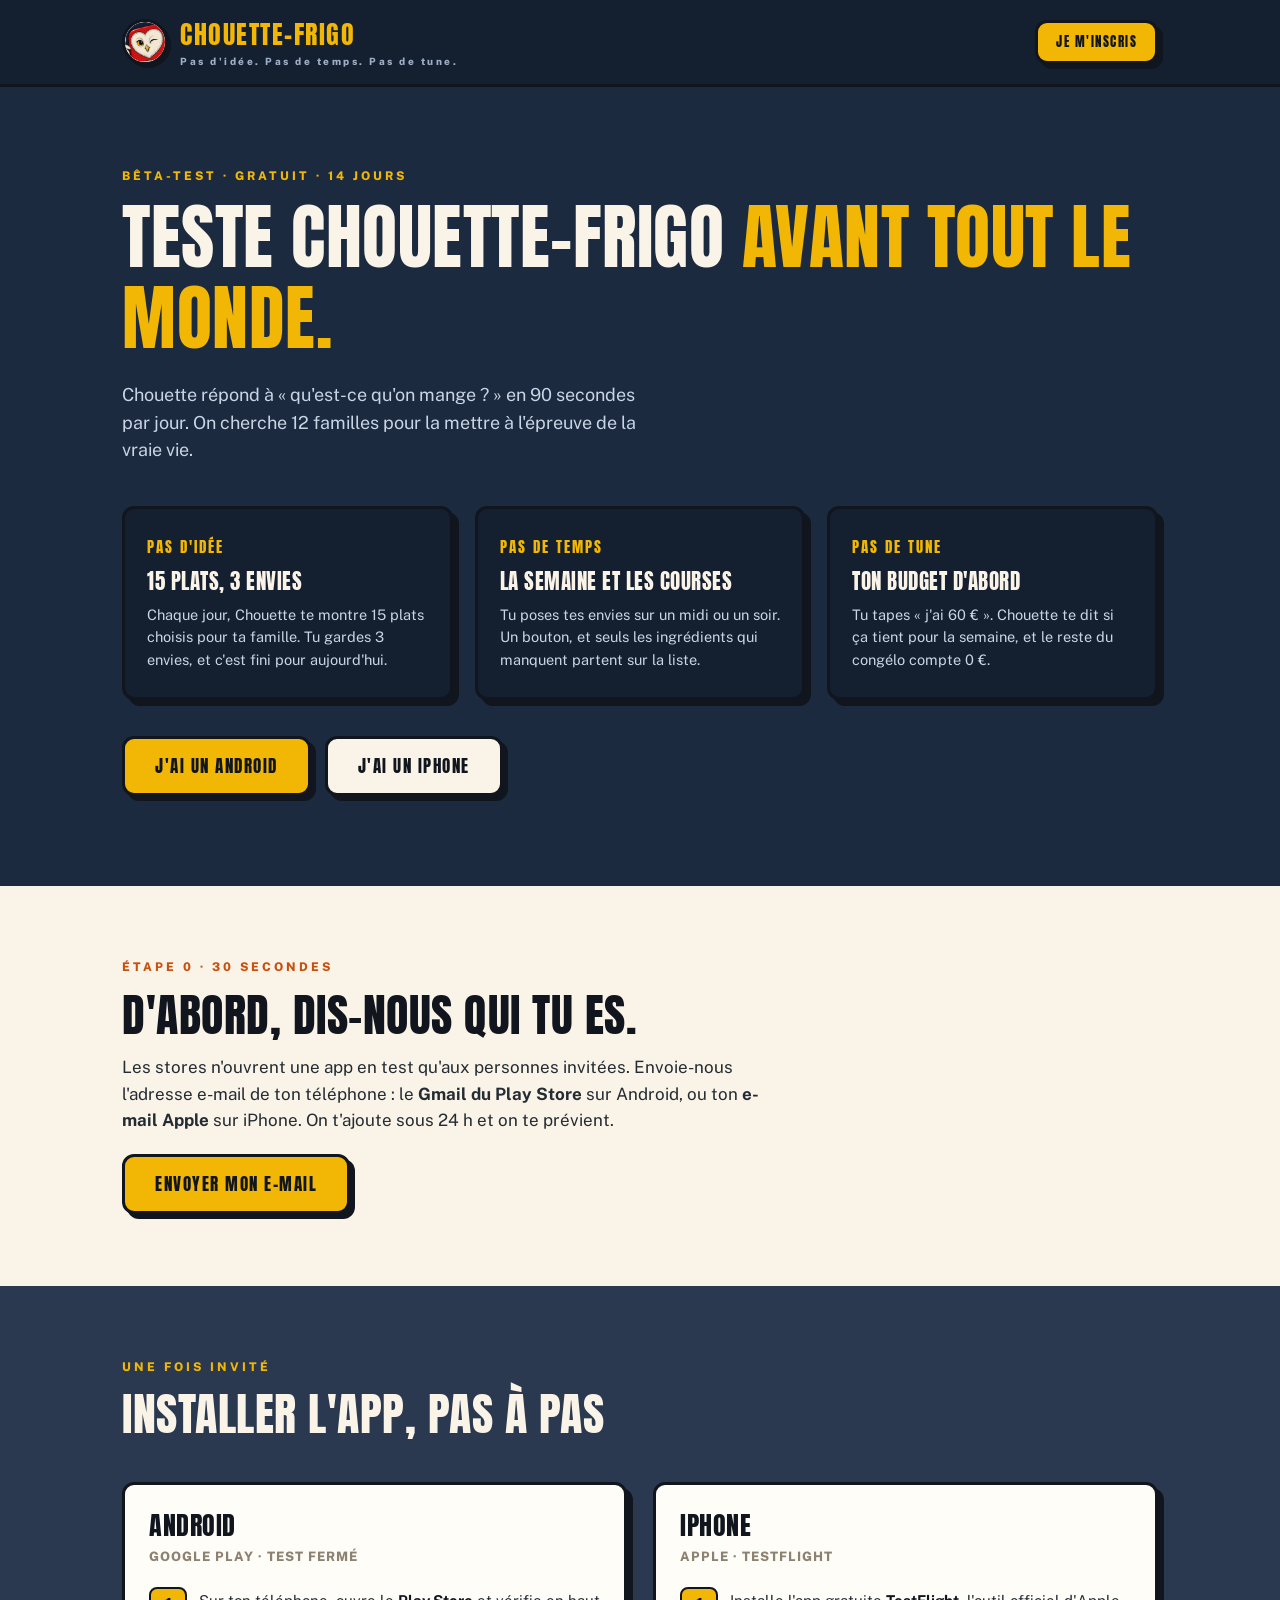
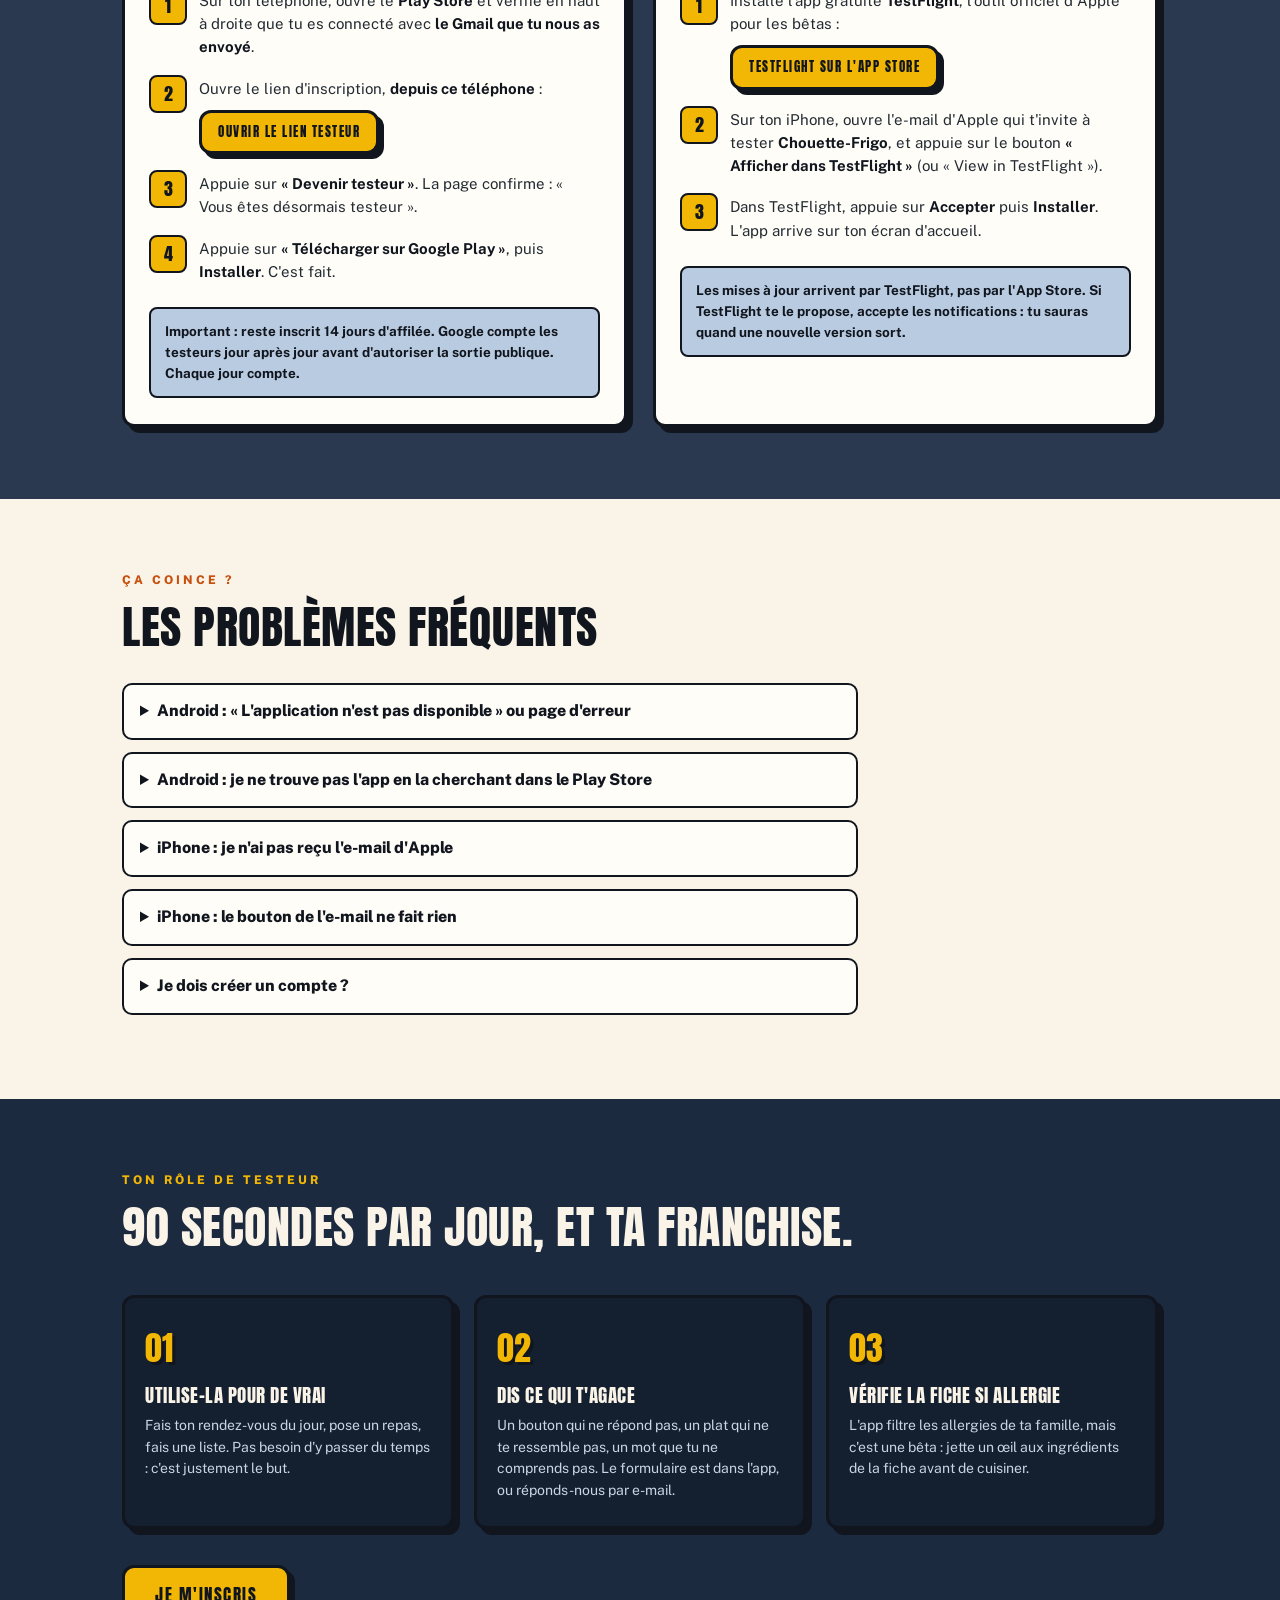
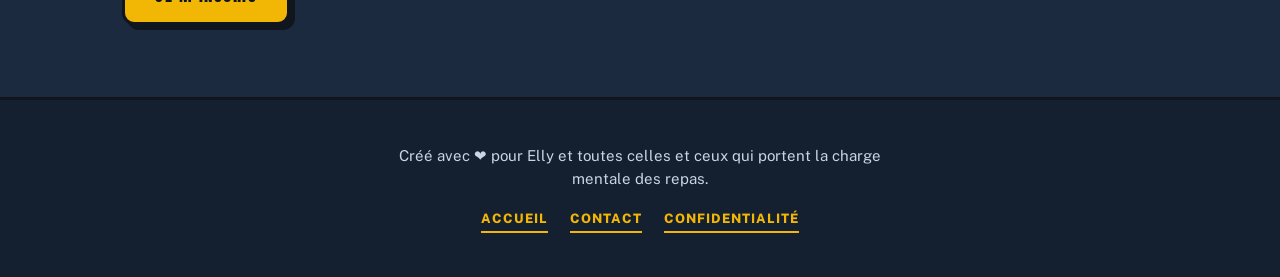
<file: beta.html>
<!doctype html>
<html lang="fr">
<head>
<meta charset="utf-8" />
<meta name="viewport" content="width=device-width, initial-scale=1" />
<title>Chouette-Frigo — Deviens testeur (Android et iPhone)</title>
<meta name="description" content="Teste Chouette-Frigo avant tout le monde : le tuto pas à pas pour Android (Google Play) et iPhone (TestFlight), en 3 minutes." />
<meta name="robots" content="noindex, nofollow" />
<link rel="preconnect" href="https://fonts.googleapis.com" />
<link rel="preconnect" href="https://fonts.gstatic.com" crossorigin />
<link href="https://fonts.googleapis.com/css2?family=Anton&family=Public+Sans:wght@400;600;700;800&display=swap" rel="stylesheet" />
<link rel="stylesheet" href="style.css" />
<style>
  .pick { display: flex; flex-wrap: wrap; gap: 14px; margin-top: 8px; }
  .pick .btn.alt { background: var(--cream); }
  .os-grid { display: grid; grid-template-columns: repeat(auto-fit, minmax(300px, 1fr)); gap: 26px; margin-top: 42px; }
  .os { background: var(--card); color: var(--slate); padding: 26px 24px; scroll-margin-top: 90px; }
  .os h3 { font-size: 26px; color: var(--ink); margin-bottom: 4px; }
  .os .who { font-size: 13px; font-weight: 800; color: var(--taupe); letter-spacing: 1px; text-transform: uppercase; }
  .os.mine { outline: 4px solid var(--yellow); }
  .os .mine-tag { display: none; }
  .os.mine .mine-tag { display: inline-block; }
  .howto { list-style: none; counter-reset: step; margin: 20px 0 0; padding: 0; }
  .howto li { counter-increment: step; position: relative; padding: 0 0 18px 50px; font-size: 15px; }
  .howto li::before {
    content: counter(step); position: absolute; left: 0; top: -2px;
    width: 34px; height: 34px; display: grid; place-items: center;
    font-family: 'Anton', sans-serif; font-size: 18px; color: var(--ink);
    background: var(--yellow); border: 2px solid var(--ink); border-radius: 8px;
  }
  .howto b { color: var(--ink); }
  .howto .btn { margin-top: 10px; font-size: 13px; padding: 9px 16px; }
  .note { margin-top: 6px; padding: 12px 14px; background: var(--pale-blue); color: var(--ink); border: 2px solid var(--ink); border-radius: 8px; font-size: 13.5px; font-weight: 700; }
  .faq { margin-top: 30px; max-width: 46em; }
  .faq details { background: var(--card); color: var(--slate); border: 2px solid var(--ink); border-radius: 10px; padding: 14px 16px; margin-bottom: 12px; }
  .faq summary { cursor: pointer; font-weight: 800; color: var(--ink); }
  .faq p { margin-top: 10px; font-size: 14.5px; }
</style>
</head>
<body>

<header>
  <div class="wrap">
    <a class="brand" href="index.html">
      <img src="assets/chouette-avatar.png" alt="Chouette-Frigo" />
      <span>CHOUETTE-FRIGO<small>Pas d'idée. Pas de temps. Pas de tune.</small></span>
    </a>
    <a class="btn" style="font-size:13px; padding:9px 18px;" href="#inscription">Je m'inscris</a>
  </div>
</header>

<!-- ── CE QUE L'APP FAIT POUR TOI ───────────────────────── -->
<section class="hero dark">
  <div class="wrap" style="display:block">
    <p class="kicker">Bêta-test · gratuit · 14 jours</p>
    <h1>Teste Chouette-Frigo <em>avant tout le monde.</em></h1>
    <p class="sub">
      Chouette répond à « qu'est-ce qu'on mange ? » en 90 secondes par jour.
      On cherche 12 familles pour la mettre à l'épreuve de la vraie vie.
    </p>
    <div class="pillars">
      <div class="pillar hard">
        <span class="num">PAS D'IDÉE</span>
        <h3>15 plats, 3 envies</h3>
        <p>Chaque jour, Chouette te montre 15 plats choisis pour ta famille. Tu gardes 3 envies, et c'est fini pour aujourd'hui.</p>
      </div>
      <div class="pillar hard">
        <span class="num">PAS DE TEMPS</span>
        <h3>La semaine et les courses</h3>
        <p>Tu poses tes envies sur un midi ou un soir. Un bouton, et seuls les ingrédients qui manquent partent sur la liste.</p>
      </div>
      <div class="pillar hard">
        <span class="num">PAS DE TUNE</span>
        <h3>Ton budget d'abord</h3>
        <p>Tu tapes « j'ai 60 € ». Chouette te dit si ça tient pour la semaine, et le reste du congélo compte 0 €.</p>
      </div>
    </div>
    <div class="pick" style="margin-top:36px">
      <a class="btn" href="#android">J'ai un Android</a>
      <a class="btn alt" href="#iphone">J'ai un iPhone</a>
    </div>
  </div>
</section>

<!-- ── INSCRIPTION ──────────────────────────────────────── -->
<section class="light" id="inscription">
  <div class="wrap">
    <p class="kicker">Étape 0 · 30 secondes</p>
    <h2>D'abord, dis-nous qui tu es.</h2>
    <p class="lead">
      Les stores n'ouvrent une app en test qu'aux personnes invitées. Envoie-nous
      l'adresse e-mail de ton téléphone : le <b>Gmail du Play Store</b> sur Android,
      ou ton <b>e-mail Apple</b> sur iPhone. On t'ajoute sous 24 h et on te
      prévient.
    </p>
    <a class="btn" style="margin-top:20px" href="mailto:contact@ellyfresh.fr?subject=Je%20veux%20tester%20Chouette-Frigo&amp;body=Bonjour%2C%0A%0AJe%20veux%20tester%20Chouette-Frigo.%0A%0AMon%20t%C3%A9l%C3%A9phone%20%3A%20Android%20%2F%20iPhone%0AMon%20e-mail%20Play%20Store%20ou%20Apple%20%3A%20%0A">Envoyer mon e-mail</a>
  </div>
</section>

<!-- ── LES DEUX TUTOS ───────────────────────────────────── -->
<section class="dark-panel">
  <div class="wrap">
    <p class="kicker">Une fois invité</p>
    <h2 style="color:var(--cream)">Installer l'app, pas à pas</h2>
    <div class="os-grid">

      <div class="os hard" id="android">
        <span class="soon mine-tag">Ton téléphone</span>
        <h3>Android</h3>
        <span class="who">Google Play · test fermé</span>
        <ol class="howto">
          <li>Sur ton téléphone, ouvre le <b>Play Store</b> et vérifie en haut à droite que tu es connecté avec <b>le Gmail que tu nous as envoyé</b>.</li>
          <li>Ouvre le lien d'inscription, <b>depuis ce téléphone</b> :
            <br /><a class="btn" href="https://play.google.com/apps/testing/com.ntgcorp.ellyfresh">Ouvrir le lien testeur</a></li>
          <li>Appuie sur <b>« Devenir testeur »</b>. La page confirme : « Vous êtes désormais testeur ».</li>
          <li>Appuie sur <b>« Télécharger sur Google Play »</b>, puis <b>Installer</b>. C'est fait.</li>
        </ol>
        <p class="note">Important : reste inscrit 14 jours d'affilée. Google compte les testeurs jour après jour avant d'autoriser la sortie publique. Chaque jour compte.</p>
      </div>

      <div class="os hard" id="iphone">
        <span class="soon mine-tag">Ton téléphone</span>
        <h3>iPhone</h3>
        <span class="who">Apple · TestFlight</span>
        <ol class="howto">
          <li>Installe l'app gratuite <b>TestFlight</b>, l'outil officiel d'Apple pour les bêtas :
            <br /><a class="btn" href="https://apps.apple.com/app/testflight/id899247664">TestFlight sur l'App Store</a></li>
          <li>Sur ton iPhone, ouvre l'e-mail d'Apple qui t'invite à tester <b>Chouette-Frigo</b>, et appuie sur le bouton <b>« Afficher dans TestFlight »</b> (ou « View in TestFlight »).</li>
          <li>Dans TestFlight, appuie sur <b>Accepter</b> puis <b>Installer</b>. L'app arrive sur ton écran d'accueil.</li>
        </ol>
        <p class="note">Les mises à jour arrivent par TestFlight, pas par l'App Store. Si TestFlight te le propose, accepte les notifications : tu sauras quand une nouvelle version sort.</p>
      </div>

    </div>
  </div>
</section>

<!-- ── PROBLÈMES FRÉQUENTS ──────────────────────────────── -->
<section class="light">
  <div class="wrap">
    <p class="kicker">Ça coince ?</p>
    <h2>Les problèmes fréquents</h2>
    <div class="faq">
      <details>
        <summary>Android : « L'application n'est pas disponible » ou page d'erreur</summary>
        <p>Deux causes presque à chaque fois. Soit le Play Store est connecté avec un autre compte Gmail que celui que tu nous as envoyé : change de compte en haut à droite du Play Store, puis rouvre le lien. Soit ton invitation vient d'être faite : attends une heure ou deux, Google met parfois du temps.</p>
      </details>
      <details>
        <summary>Android : je ne trouve pas l'app en la cherchant dans le Play Store</summary>
        <p>C'est normal : en test fermé, l'app est invisible dans la recherche. Passe toujours par le lien testeur ci-dessus.</p>
      </details>
      <details>
        <summary>iPhone : je n'ai pas reçu l'e-mail d'Apple</summary>
        <p>Regarde dans les spams, et vérifie que tu nous as donné l'e-mail de ton compte Apple (Réglages → ton nom, tout en haut). Sinon, écris-nous : on renvoie l'invitation.</p>
      </details>
      <details>
        <summary>iPhone : le bouton de l'e-mail ne fait rien</summary>
        <p>Installe d'abord l'app TestFlight (étape 1), puis rouvre l'e-mail depuis l'iPhone, pas depuis un ordinateur.</p>
      </details>
      <details>
        <summary>Je dois créer un compte ?</summary>
        <p>Non. L'app marche sans compte. Tu peux en créer un plus tard pour retrouver tes données sur un autre téléphone du foyer.</p>
      </details>
    </div>
  </div>
</section>

<!-- ── CE QU'ON TE DEMANDE ──────────────────────────────── -->
<section class="dark">
  <div class="wrap">
    <p class="kicker">Ton rôle de testeur</p>
    <h2 style="color:var(--cream)">90 secondes par jour, et ta franchise.</h2>
    <div class="steps">
      <div class="step hard">
        <span class="n">01</span>
        <h3>Utilise-la pour de vrai</h3>
        <p>Fais ton rendez-vous du jour, pose un repas, fais une liste. Pas besoin d'y passer du temps : c'est justement le but.</p>
      </div>
      <div class="step hard">
        <span class="n">02</span>
        <h3>Dis ce qui t'agace</h3>
        <p>Un bouton qui ne répond pas, un plat qui ne te ressemble pas, un mot que tu ne comprends pas. Le formulaire est dans l'app, ou réponds-nous par e-mail.</p>
      </div>
      <div class="step hard">
        <span class="n">03</span>
        <h3>Vérifie la fiche si allergie</h3>
        <p>L'app filtre les allergies de ta famille, mais c'est une bêta : jette un œil aux ingrédients de la fiche avant de cuisiner.</p>
      </div>
    </div>
    <div class="pick" style="margin-top:36px">
      <a class="btn" href="#inscription">Je m'inscris</a>
    </div>
  </div>
</section>

<footer>
  <div class="wrap">
    <p>
      Créé avec ❤ pour Elly et toutes celles et ceux qui portent la charge
      mentale des repas.
    </p>
    <div class="links">
      <a href="index.html">Accueil</a>
      <a href="mailto:contact@ellyfresh.fr">Contact</a>
      <a href="confidentialite.html">Confidentialité</a>
    </div>
  </div>
</footer>

<script>
  const ua = navigator.userAgent;
  const mine = /android/i.test(ua) ? 'android' : /iphone|ipad|ipod/i.test(ua) ? 'iphone' : null;
  if (mine) document.getElementById(mine).classList.add('mine');
</script>
</body>
</html>
</file>
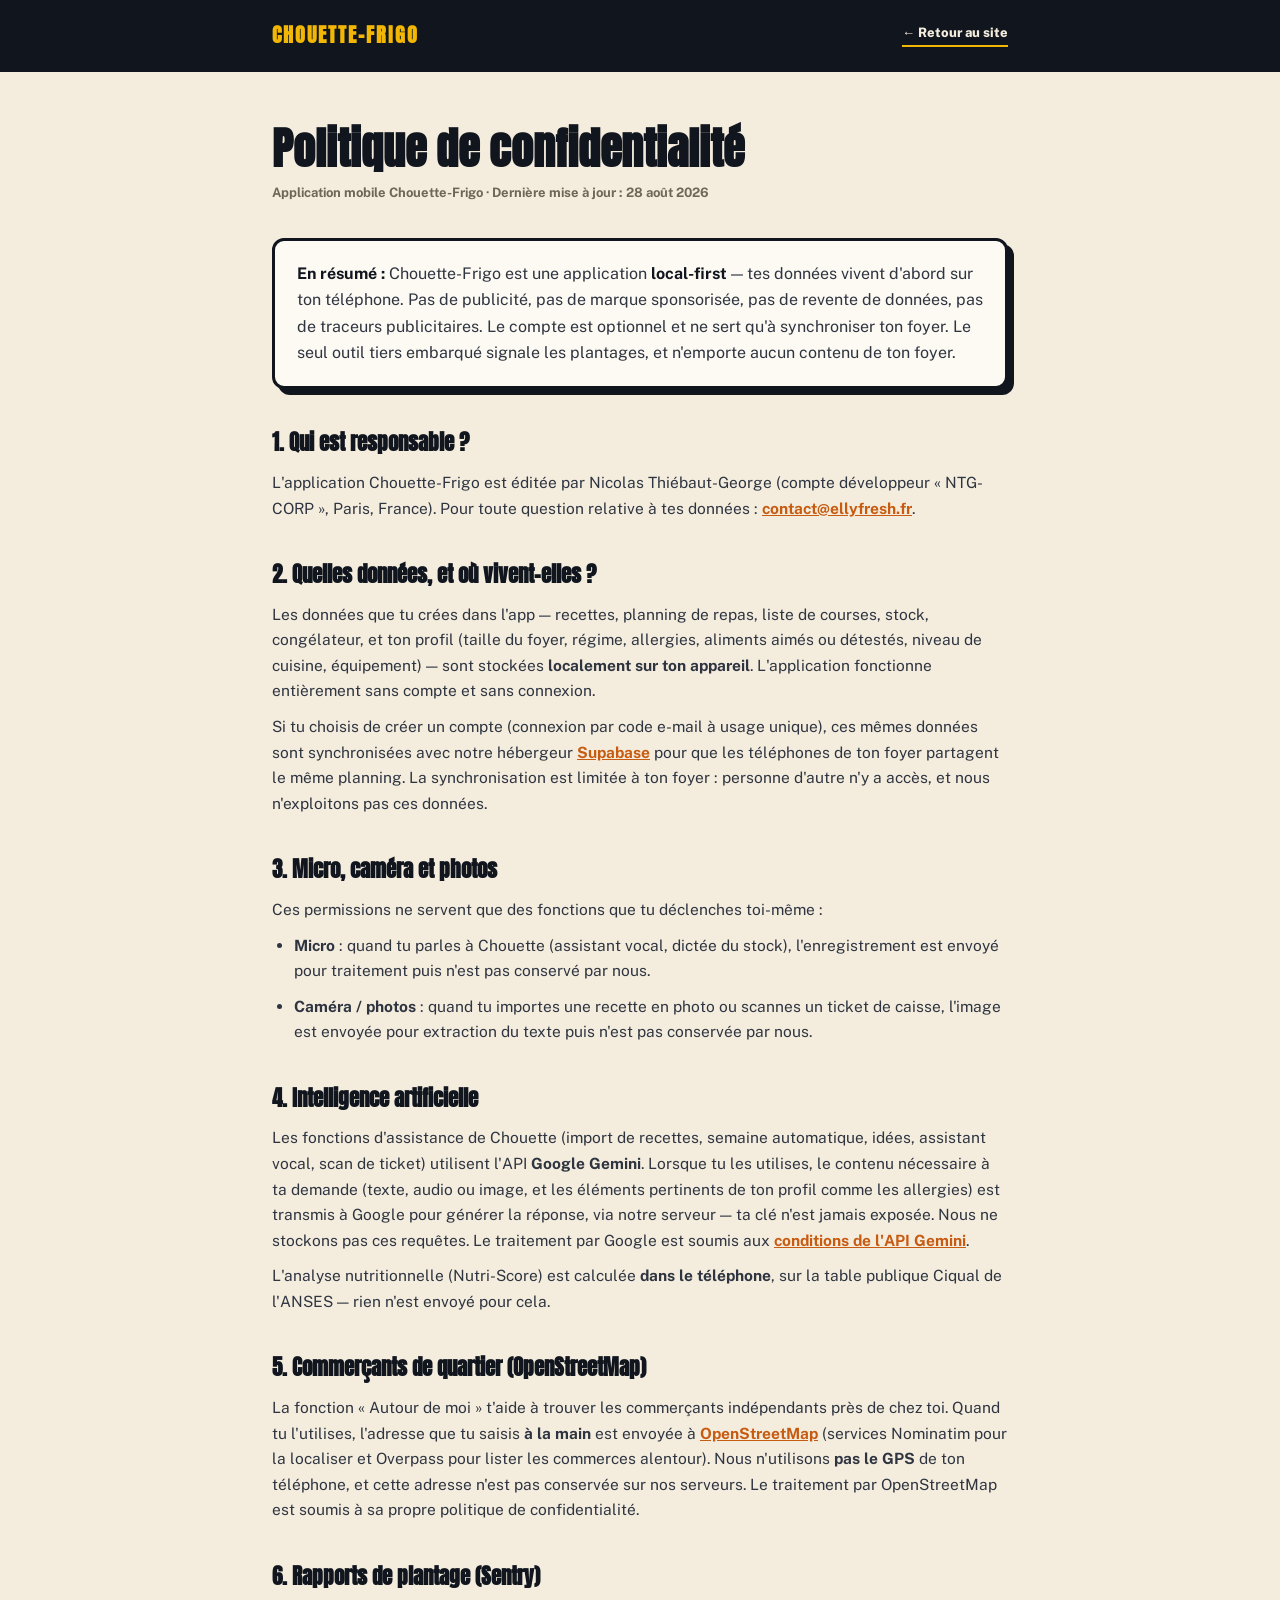
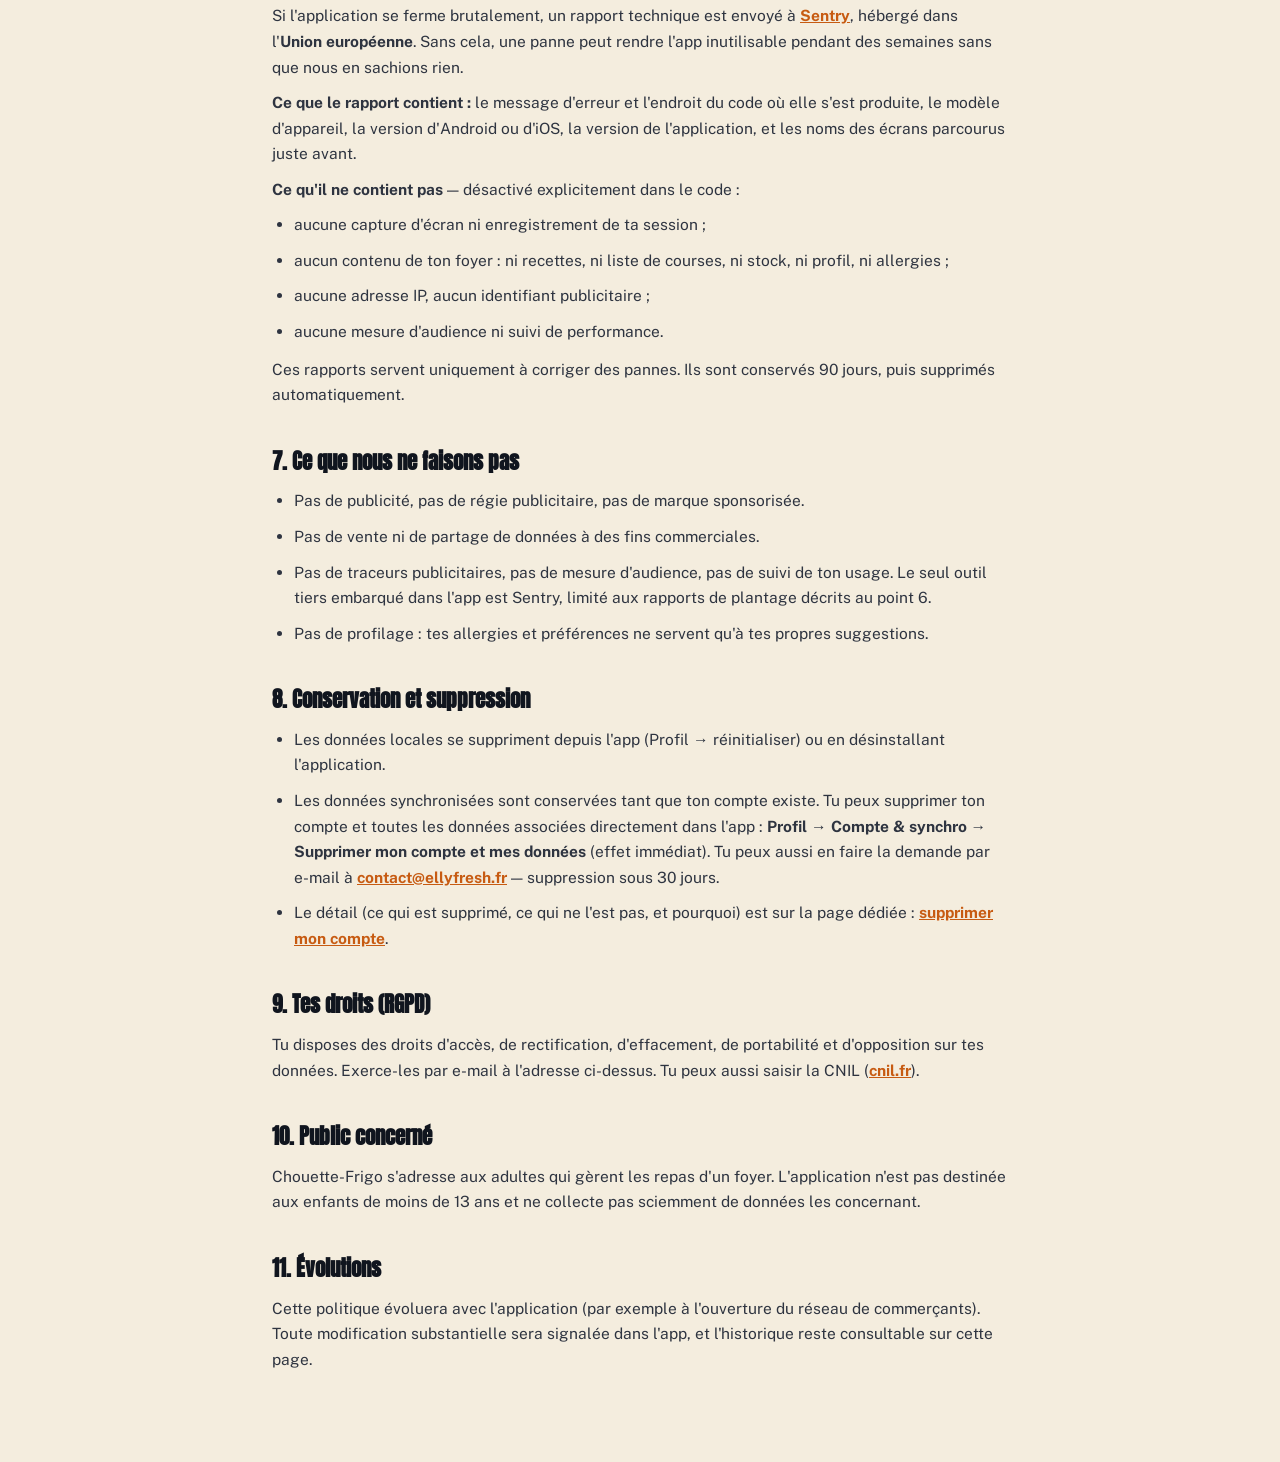
<file: confidentialite.html>
<!DOCTYPE html>
<html lang="fr">
<head>
<meta charset="UTF-8" />
<meta name="viewport" content="width=device-width, initial-scale=1" />
<title>Politique de confidentialité — Chouette-Frigo</title>
<meta name="description" content="Politique de confidentialité de l'application Chouette-Frigo : local-first, sans publicité, sans vente de données." />
<!-- `noindex` mais surtout PAS de dépublication : Google Play exige une URL
     publiquement accessible, et le RGPD que l'information soit consultable sans
     condition. Désindexer n'empêche ni l'un ni l'autre. -->
<meta name="robots" content="noindex" />
<link rel="preconnect" href="https://fonts.googleapis.com" />
<link rel="preconnect" href="https://fonts.gstatic.com" crossorigin />
<link href="https://fonts.googleapis.com/css2?family=Anton&family=Public+Sans:wght@400;600;700;800&display=swap" rel="stylesheet" />
<style>
  :root {
    --navy: #1B2A4A; --navy-deep: #10151E; --cream: #F4EDDE; --card: #FDFAF3;
    --ink: #10151E; --yellow: #F2B705; --rust: #C75B12; --khaki: #5B6836;
    --slate: #2E3440; --taupe: #6E6658;
  }
  * { margin: 0; padding: 0; box-sizing: border-box; }
  body { background: var(--cream); color: var(--slate); font-family: 'Public Sans', sans-serif; line-height: 1.65; }
  header {
    background: var(--navy-deep); border-bottom: 3px solid var(--ink);
    padding: 18px 0;
  }
  header .wrap { display: flex; align-items: center; justify-content: space-between; }
  .wrap { max-width: 780px; margin: 0 auto; padding: 0 22px; }
  .brand { font-family: 'Anton', sans-serif; color: var(--yellow); font-size: 20px; letter-spacing: 2px; text-decoration: none; }
  header a.back { color: var(--cream); font-size: 13px; font-weight: 800; text-decoration: none; border-bottom: 2px solid var(--yellow); padding-bottom: 2px; }
  main { padding: 52px 0 80px; }
  h1 { font-family: 'Anton', sans-serif; font-size: clamp(30px, 5vw, 44px); color: var(--ink); line-height: 1.1; margin-bottom: 10px; }
  .updated { font-size: 13px; font-weight: 700; color: var(--taupe); margin-bottom: 34px; }
  h2 { font-family: 'Anton', sans-serif; font-size: 21px; color: var(--ink); margin: 36px 0 10px; }
  p, li { font-size: 15.5px; margin-bottom: 10px; }
  ul { padding-left: 22px; margin-bottom: 12px; }
  a { color: var(--rust); font-weight: 700; }
  .tldr {
    background: var(--card); border: 3px solid var(--ink); border-radius: 12px;
    box-shadow: 6px 6px 0 0 var(--ink);
    padding: 20px 22px; margin-bottom: 36px;
  }
  .tldr b { color: var(--ink); }
</style>
</head>
<body>
<header>
  <div class="wrap">
    <a class="brand" href="./">CHOUETTE-FRIGO</a>
    <a class="back" href="./">← Retour au site</a>
  </div>
</header>
<main>
  <div class="wrap">
    <h1>Politique de confidentialité</h1>
    <p class="updated">Application mobile Chouette-Frigo · Dernière mise à jour : 28 août 2026</p>

    <div class="tldr">
      <b>En résumé :</b> Chouette-Frigo est une application <b>local-first</b> — tes
      données vivent d'abord sur ton téléphone. Pas de publicité, pas de marque
      sponsorisée, pas de revente de données, pas de traceurs publicitaires.
      Le compte est optionnel et ne sert qu'à synchroniser ton foyer. Le seul
      outil tiers embarqué signale les plantages, et n'emporte aucun contenu de
      ton foyer.
    </div>

    <h2>1. Qui est responsable ?</h2>
    <p>
      L'application Chouette-Frigo est éditée par Nicolas Thiébaut-George (compte
      développeur « NTG-CORP », Paris, France). Pour toute question relative à
      tes données : <a href="mailto:contact@ellyfresh.fr">contact@ellyfresh.fr</a>.
    </p>

    <h2>2. Quelles données, et où vivent-elles ?</h2>
    <p>
      Les données que tu crées dans l'app — recettes, planning de repas, liste
      de courses, stock, congélateur, et ton profil (taille du foyer, régime,
      allergies, aliments aimés ou détestés, niveau de cuisine, équipement) —
      sont stockées <b>localement sur ton appareil</b>. L'application
      fonctionne entièrement sans compte et sans connexion.
    </p>
    <p>
      Si tu choisis de créer un compte (connexion par code e-mail à usage
      unique), ces mêmes données sont synchronisées avec notre hébergeur
      <a href="https://supabase.com" target="_blank" rel="noopener">Supabase</a>
      pour que les téléphones de ton foyer partagent le même planning. La
      synchronisation est limitée à ton foyer : personne d'autre n'y a accès,
      et nous n'exploitons pas ces données.
    </p>

    <h2>3. Micro, caméra et photos</h2>
    <p>Ces permissions ne servent que des fonctions que tu déclenches toi-même :</p>
    <ul>
      <li><b>Micro</b> : quand tu parles à Chouette (assistant vocal, dictée du
        stock), l'enregistrement est envoyé pour traitement puis n'est pas
        conservé par nous.</li>
      <li><b>Caméra / photos</b> : quand tu importes une recette en photo ou
        scannes un ticket de caisse, l'image est envoyée pour extraction du
        texte puis n'est pas conservée par nous.</li>
    </ul>

    <h2>4. Intelligence artificielle</h2>
    <p>
      Les fonctions d'assistance de Chouette (import de recettes, semaine
      automatique, idées, assistant vocal, scan de ticket) utilisent l'API
      <b>Google Gemini</b>.
      Lorsque tu les utilises, le contenu nécessaire à ta demande (texte,
      audio ou image, et les éléments pertinents de ton profil comme les
      allergies) est transmis à Google pour générer la réponse, via notre
      serveur — ta clé n'est jamais exposée. Nous ne stockons pas ces requêtes.
      Le traitement par Google est soumis aux
      <a href="https://ai.google.dev/gemini-api/terms" target="_blank" rel="noopener">conditions de l'API Gemini</a>.
    </p>
    <p>
      L'analyse nutritionnelle (Nutri-Score) est calculée <b>dans le
      téléphone</b>, sur la table publique Ciqual de l'ANSES — rien n'est
      envoyé pour cela.
    </p>

    <h2>5. Commerçants de quartier (OpenStreetMap)</h2>
    <p>
      La fonction « Autour de moi » t'aide à trouver les commerçants
      indépendants près de chez toi. Quand tu l'utilises, l'adresse que tu
      saisis <b>à la main</b> est envoyée à
      <a href="https://www.openstreetmap.org/copyright" target="_blank" rel="noopener">OpenStreetMap</a>
      (services Nominatim pour la localiser et Overpass pour lister les commerces
      alentour). Nous n'utilisons <b>pas le GPS</b> de ton téléphone, et cette
      adresse n'est pas conservée sur nos serveurs. Le traitement par
      OpenStreetMap est soumis à sa propre politique de confidentialité.
    </p>

    <h2>6. Rapports de plantage (Sentry)</h2>
    <p>
      Si l'application se ferme brutalement, un rapport technique est envoyé à
      <a href="https://sentry.io/privacy/" target="_blank" rel="noopener">Sentry</a>,
      hébergé dans l'<b>Union européenne</b>. Sans cela, une panne peut rendre
      l'app inutilisable pendant des semaines sans que nous en sachions rien.
    </p>
    <p><b>Ce que le rapport contient :</b> le message d'erreur et l'endroit du
      code où elle s'est produite, le modèle d'appareil, la version d'Android ou
      d'iOS, la version de l'application, et les noms des écrans parcourus juste
      avant.</p>
    <p><b>Ce qu'il ne contient pas</b> — désactivé explicitement dans le code :</p>
    <ul>
      <li>aucune capture d'écran ni enregistrement de ta session ;</li>
      <li>aucun contenu de ton foyer : ni recettes, ni liste de courses, ni
        stock, ni profil, ni allergies ;</li>
      <li>aucune adresse IP, aucun identifiant publicitaire ;</li>
      <li>aucune mesure d'audience ni suivi de performance.</li>
    </ul>
    <p>
      Ces rapports servent uniquement à corriger des pannes. Ils sont conservés
      90 jours, puis supprimés automatiquement.
    </p>

    <h2>7. Ce que nous ne faisons pas</h2>
    <ul>
      <li>Pas de publicité, pas de régie publicitaire, pas de marque sponsorisée.</li>
      <li>Pas de vente ni de partage de données à des fins commerciales.</li>
      <li>Pas de traceurs publicitaires, pas de mesure d'audience, pas de suivi
        de ton usage. Le seul outil tiers embarqué dans l'app est Sentry, limité
        aux rapports de plantage décrits au point 6.</li>
      <li>Pas de profilage : tes allergies et préférences ne servent qu'à tes propres suggestions.</li>
    </ul>

    <h2>8. Conservation et suppression</h2>
    <ul>
      <li>Les données locales se suppriment depuis l'app (Profil → réinitialiser)
        ou en désinstallant l'application.</li>
      <li>Les données synchronisées sont conservées tant que ton compte existe.
        Tu peux supprimer ton compte et toutes les données associées
        directement dans l'app : <b>Profil → Compte &amp; synchro →
        Supprimer mon compte et mes données</b> (effet immédiat). Tu peux
        aussi en faire la demande par e-mail à
        <a href="mailto:contact@ellyfresh.fr">contact@ellyfresh.fr</a> —
        suppression sous 30 jours.</li>
      <li>Le détail (ce qui est supprimé, ce qui ne l'est pas, et pourquoi) est
        sur la page dédiée :
        <a href="suppression-compte.html">supprimer mon compte</a>.</li>
    </ul>

    <h2>9. Tes droits (RGPD)</h2>
    <p>
      Tu disposes des droits d'accès, de rectification, d'effacement, de
      portabilité et d'opposition sur tes données. Exerce-les par e-mail à
      l'adresse ci-dessus. Tu peux aussi saisir la CNIL
      (<a href="https://www.cnil.fr" target="_blank" rel="noopener">cnil.fr</a>).
    </p>

    <h2>10. Public concerné</h2>
    <p>
      Chouette-Frigo s'adresse aux adultes qui gèrent les repas d'un foyer.
      L'application n'est pas destinée aux enfants de moins de 13 ans et ne
      collecte pas sciemment de données les concernant.
    </p>

    <h2>11. Évolutions</h2>
    <p>
      Cette politique évoluera avec l'application (par exemple à l'ouverture
      du réseau de commerçants). Toute modification substantielle sera
      signalée dans l'app, et l'historique reste consultable sur cette page.
    </p>
  </div>
</main>
</body>
</html>
</file>
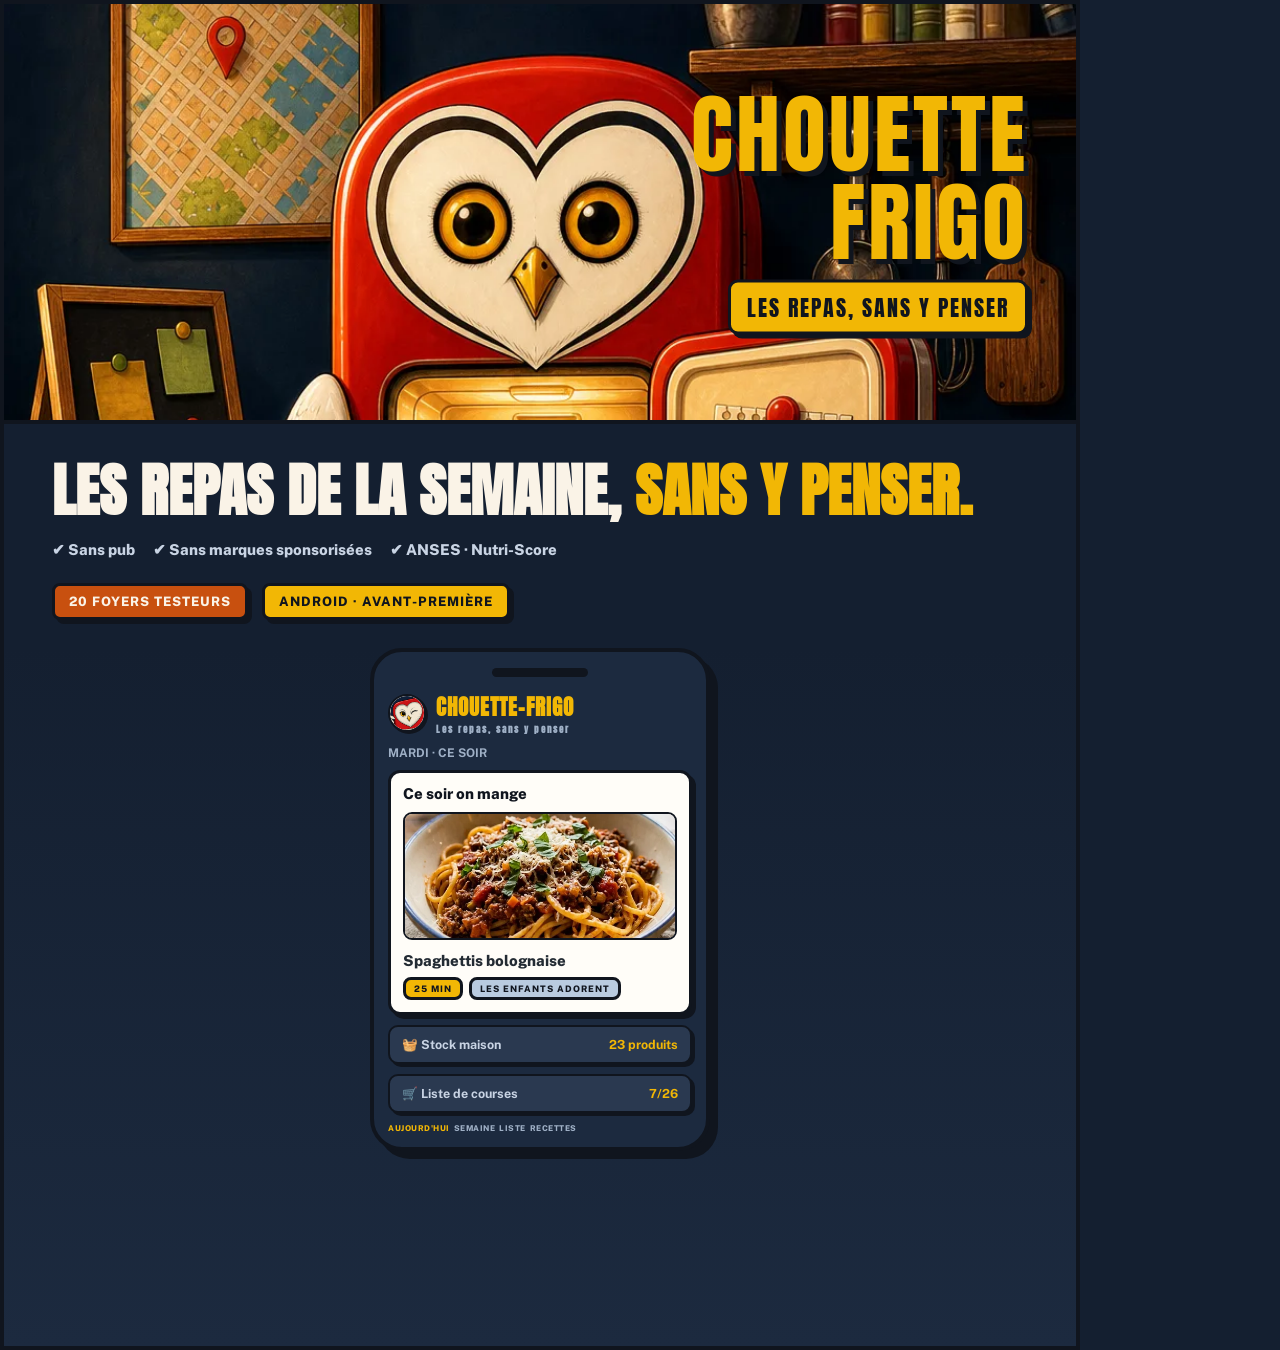
<file: linkedin-card.html>
<!doctype html>
<html lang="fr">
<head>
<meta charset="utf-8" />
<title>Chouette-Frigo — LinkedIn 4:5</title>
<link rel="preconnect" href="https://fonts.googleapis.com" />
<link rel="preconnect" href="https://fonts.gstatic.com" crossorigin />
<link href="https://fonts.googleapis.com/css2?family=Anton&family=Public+Sans:wght@400;600;700;800&display=swap" rel="stylesheet" />
<style>
  :root {
    --navy: #1C2A3F; --navy-panel: #2A3950; --navy-deep: #141F30;
    --cream: #FAF3E7; --card: #FFFDF8; --ink: #10151E; --slate: #232B33;
    --yellow: #F2B705; --rust: #C8500F; --khaki: #3A4A3F;
    --pale-blue: #B9CBE0; --on-dark: #C9D4E4; --muted-dark: #9FB0C6;
  }
  * { margin: 0; padding: 0; box-sizing: border-box; }
  html, body {
    width: 1080px; height: 1350px; overflow: hidden;
    font-family: 'Public Sans', sans-serif;
    background: var(--navy-deep);
    color: var(--on-dark);
  }
  .card {
    width: 1080px; height: 1350px;
    display: flex; flex-direction: column;
    border: 4px solid var(--ink);
  }
  .banner {
    position: relative; height: 420px; overflow: hidden;
    background: #131c30; border-bottom: 4px solid var(--ink);
  }
  .banner img {
    width: 100%; height: 100%; object-fit: cover;
    object-position: left 15%;
  }
  .banner-text {
    position: absolute; top: 50%; right: 48px;
    transform: translateY(-50%); text-align: right;
  }
  .banner-text .title {
    font-family: 'Anton', sans-serif;
    font-size: 88px; line-height: 1; letter-spacing: 3px;
    color: var(--yellow);
    text-shadow: 5px 5px 0 var(--ink);
  }
  .banner-text .tag {
    display: inline-block; margin-top: 14px;
    font-family: 'Anton', sans-serif; font-size: 22px; letter-spacing: 2px;
    color: var(--ink); background: var(--yellow);
    border: 3px solid var(--ink); border-radius: 10px;
    box-shadow: 4px 4px 0 0 var(--ink);
    padding: 8px 16px;
  }
  .hero {
    padding: 36px 48px 24px;
    background: var(--navy-deep);
  }
  .hero h1 {
    font-family: 'Anton', sans-serif;
    font-size: 58px; line-height: 1.08;
    color: var(--cream); text-transform: uppercase;
  }
  .hero h1 em { font-style: normal; color: var(--yellow); }
  .assurances {
    display: flex; flex-wrap: wrap; gap: 10px 18px;
    margin-top: 18px; font-size: 15px; font-weight: 800;
    color: var(--on-dark);
  }
  .cta-row {
    padding: 0 48px 28px;
    display: flex; gap: 14px; flex-wrap: wrap;
  }
  .chip {
    display: inline-block; font-weight: 800; font-size: 13px;
    text-transform: uppercase; letter-spacing: 1px;
    color: var(--ink); background: var(--yellow);
    border: 3px solid var(--ink); border-radius: 8px;
    box-shadow: 4px 4px 0 0 var(--ink);
    padding: 8px 14px;
  }
  .chip.rust { background: var(--rust); color: var(--cream); }
  .phone-wrap {
    flex: 1; display: flex; align-items: flex-start; justify-content: center;
    padding: 0 48px 40px;
    background: linear-gradient(180deg, var(--navy-deep) 0%, var(--navy) 100%);
  }
  .phone {
    width: 340px;
    background: var(--navy);
    border: 4px solid var(--ink); border-radius: 32px;
    box-shadow: 8px 8px 0 0 var(--ink);
    padding: 16px 14px 14px;
  }
  .notch {
    width: 96px; height: 9px; margin: 0 auto 14px;
    background: var(--ink); border-radius: 5px;
  }
  .screen { display: flex; flex-direction: column; gap: 10px; }
  .mini-brand { display: flex; align-items: center; gap: 10px; }
  .mini-brand img {
    width: 38px; height: 38px; border-radius: 50%;
    border: 2px solid var(--ink); background: var(--cream);
    box-shadow: 2px 2px 0 0 var(--ink);
  }
  .mini-brand b {
    font-family: 'Anton', sans-serif; font-size: 21px;
    color: var(--yellow); letter-spacing: 1px;
  }
  .mini-brand small {
    display: block; font-size: 8.5px; font-weight: 800;
    letter-spacing: 2px; color: var(--muted-dark);
  }
  .mini-date { font-size: 12px; font-weight: 700; color: var(--muted-dark); }
  .mini-card {
    background: var(--card); color: var(--slate);
    border: 3px solid var(--ink); border-radius: 12px;
    box-shadow: 4px 4px 0 0 var(--ink); padding: 12px;
  }
  .mini-card h4 {
    font-weight: 800; font-size: 15px; color: var(--ink);
  }
  .mini-card .dish {
    width: 100%; height: 128px; object-fit: cover;
    border: 2px solid var(--ink); border-radius: 9px; margin: 10px 0 8px;
  }
  .mini-card .dish-name { font-weight: 800; font-size: 15px; }
  .mini-card .chips { display: flex; gap: 6px; margin-top: 8px; flex-wrap: wrap; }
  .mini-card .chip { font-size: 9px; padding: 3px 8px; box-shadow: none; }
  .mini-card .chip.blue { background: var(--pale-blue); }
  .mini-row {
    display: flex; align-items: center; justify-content: space-between;
    background: var(--navy-panel);
    border: 2px solid var(--ink); border-radius: 10px;
    box-shadow: 3px 3px 0 0 var(--ink);
    padding: 10px 12px; font-size: 12.5px; font-weight: 700;
  }
  .mini-row b { color: var(--yellow); }
  .mini-tabs {
    display: flex; gap: 4px; font-size: 8px; font-weight: 800;
    letter-spacing: 0.5px; color: var(--muted-dark);
  }
  .mini-tabs .on { color: var(--yellow); }
</style>
</head>
<body>
<div class="card">
  <div class="banner">
    <img src="assets/hero-banner.webp" alt="" />
    <div class="banner-text">
      <div class="title">CHOUETTE<br />FRIGO</div>
      <span class="tag">LES REPAS, SANS Y PENSER</span>
    </div>
  </div>
  <div class="hero">
    <h1>Les repas de la semaine, <em>sans y penser.</em></h1>
    <div class="assurances">
      <span>✔ Sans pub</span>
      <span>✔ Sans marques sponsorisées</span>
      <span>✔ ANSES · Nutri-Score</span>
    </div>
  </div>
  <div class="cta-row">
    <span class="chip rust">20 foyers testeurs</span>
    <span class="chip">Android · avant-première</span>
  </div>
  <div class="phone-wrap">
    <div class="phone">
      <div class="notch"></div>
      <div class="screen">
        <div class="mini-brand">
          <img src="assets/chouette-avatar.png" alt="" />
          <b>CHOUETTE-FRIGO<small>Les repas, sans y penser</small></b>
        </div>
        <div class="mini-date">MARDI · CE SOIR</div>
        <div class="mini-card">
          <h4>Ce soir on mange</h4>
          <img class="dish" src="assets/base-02.webp" alt="" />
          <div class="dish-name">Spaghettis bolognaise</div>
          <div class="chips">
            <span class="chip">25 min</span>
            <span class="chip blue">Les enfants adorent</span>
          </div>
        </div>
        <div class="mini-row"><span>🧺 Stock maison</span><b>23 produits</b></div>
        <div class="mini-row"><span>🛒 Liste de courses</span><b>7/26</b></div>
        <div class="mini-tabs">
          <span class="on">AUJOURD'HUI</span><span>SEMAINE</span><span>LISTE</span><span>RECETTES</span>
        </div>
      </div>
    </div>
  </div>
</div>
</body>
</html>
</file>
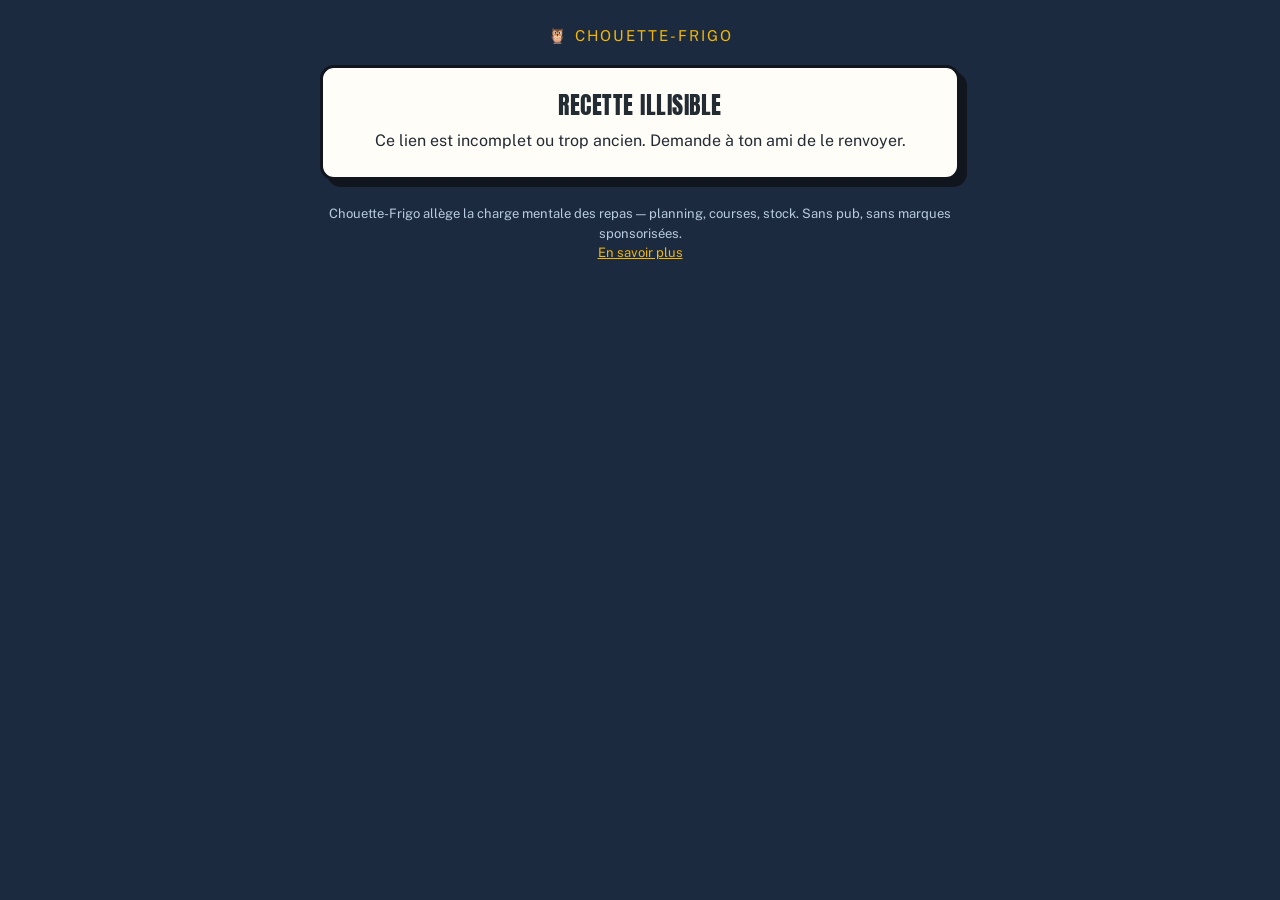
<file: r.html>
<!doctype html>
<html lang="fr">
<head>
<meta charset="utf-8" />
<meta name="viewport" content="width=device-width, initial-scale=1" />
<title>Une recette pour toi — Chouette-Frigo</title>
<meta name="description" content="Une recette partagée avec Chouette-Frigo, l'assistant familial qui allège la charge mentale des repas." />
<!-- Les liens de partage ne doivent jamais être indexés : ils contiennent une
     recette privée dans le fragment. noindex par sécurité. -->
<meta name="robots" content="noindex, nofollow" />
<link rel="preconnect" href="https://fonts.googleapis.com" />
<link rel="preconnect" href="https://fonts.gstatic.com" crossorigin />
<link href="https://fonts.googleapis.com/css2?family=Anton&family=Public+Sans:wght@400;600;700;800&display=swap" rel="stylesheet" />
<style>
  :root {
    --navy: #1C2A3F;
    --navy-panel: #2A3950;
    --cream: #FAF3E7;
    --card: #FFFDF8;
    --ink: #10151E;
    --slate: #232B33;
    --yellow: #F2B705;
    --red: #C8102E;
    --khaki: #3A4A3F;
    --pale-blue: #B9CBE0;
    --taupe: #8D8272;
  }
  * { margin: 0; padding: 0; box-sizing: border-box; }
  body {
    font-family: 'Public Sans', sans-serif;
    background: var(--navy);
    color: var(--slate);
    line-height: 1.55;
    padding: 24px 16px 48px;
  }
  h1, .poster { font-family: 'Anton', sans-serif; text-transform: uppercase; letter-spacing: .5px; font-weight: 400; line-height: 1.1; }
  .wrap { max-width: 640px; margin: 0 auto; }
  .brand { text-align: center; color: var(--yellow); font-size: 15px; letter-spacing: 2px; margin-bottom: 18px; }
  .card {
    background: var(--card);
    border: 3px solid var(--ink);
    border-radius: 14px;
    box-shadow: 7px 7px 0 0 var(--ink);
    padding: 22px;
  }
  h1 { font-size: 30px; color: var(--slate); }
  .chips { display: flex; flex-wrap: wrap; gap: 8px; margin: 14px 0 4px; }
  .chip {
    font-weight: 800; font-size: 11px; letter-spacing: .5px; text-transform: uppercase;
    border: 2px solid var(--ink); border-radius: 999px; padding: 4px 10px; color: var(--ink);
    background: var(--yellow);
  }
  .chip.blue { background: var(--pale-blue); }
  .chip.khaki { background: var(--khaki); color: var(--cream); border-color: var(--khaki); }
  .label { font-family: 'Public Sans'; font-weight: 800; font-size: 12px; letter-spacing: 1.5px; color: var(--taupe); text-transform: uppercase; margin: 22px 0 8px; }
  .row { display: flex; justify-content: space-between; gap: 12px; padding: 8px 0; border-bottom: 1px solid #E7DFCE; }
  .row .name { font-weight: 600; color: var(--slate); }
  .row .qty { font-weight: 700; color: var(--taupe); white-space: nowrap; }
  ol { padding-left: 20px; }
  ol li { margin: 8px 0; font-weight: 600; }
  .actions { display: flex; flex-direction: column; gap: 12px; margin-top: 22px; }
  .btn {
    display: block; text-align: center; text-decoration: none;
    font-family: 'Anton', sans-serif; text-transform: uppercase; letter-spacing: .5px; font-size: 18px;
    padding: 15px; border: 2px solid var(--ink); border-radius: 12px; box-shadow: 4px 4px 0 0 var(--ink);
  }
  .btn.primary { background: var(--red); color: #fff; }
  .btn.ghost { background: var(--cream); color: var(--slate); }
  .foot { text-align: center; color: var(--pale-blue); font-size: 13px; margin-top: 24px; line-height: 1.5; }
  .foot a { color: var(--yellow); }
  .error { background: var(--card); border: 3px solid var(--ink); border-radius: 14px; box-shadow: 7px 7px 0 0 var(--ink); padding: 24px; text-align: center; }
  .error h1 { font-size: 24px; margin-bottom: 10px; }
  .warn { background: #FBE3E3; border: 2px solid var(--red); border-radius: 10px; padding: 10px 12px; margin-top: 14px; color: #7A0C1C; font-weight: 700; font-size: 13px; }
</style>
</head>
<body>
  <div class="wrap">
    <div class="brand">🦉 CHOUETTE-FRIGO</div>
    <div id="root"></div>
    <p class="foot">
      Chouette-Frigo allège la charge mentale des repas — planning, courses, stock.
      Sans pub, sans marques sponsorisées.<br />
      <a href="/">En savoir plus</a>
    </p>
  </div>

<script>
  var UNIT_LABELS = {
    g: 'g', kg: 'kg', ml: 'ml', cl: 'cl', l: 'L',
    piece: '', tranche: 'tranche(s)', pincee: 'pincée(s)',
    sachet: 'sachet(s)', cas: 'c. à s.', cac: 'c. à c.'
  };

  // Décodeur miroir de src/utils/recipe-share.ts : base64url → UTF-8 → JSON.
  function fromBase64url(payload) {
    var b64 = payload.replace(/-/g, '+').replace(/_/g, '/');
    var bin = atob(b64);
    var percent = '';
    for (var i = 0; i < bin.length; i++) {
      percent += '%' + ('0' + bin.charCodeAt(i).toString(16)).slice(-2);
    }
    return decodeURIComponent(percent);
  }

  function esc(s) {
    return String(s).replace(/[&<>"']/g, function (c) {
      return { '&': '&amp;', '<': '&lt;', '>': '&gt;', '"': '&quot;', "'": '&#39;' }[c];
    });
  }

  function qtyLabel(entry) {
    var q = entry[1], u = entry[2];
    if (q == null) return '—';
    var label = UNIT_LABELS[u] || '';
    return (q + ' ' + label).trim();
  }

  function renderError() {
    document.getElementById('root').innerHTML =
      '<div class="error"><h1>Recette illisible</h1>' +
      '<p>Ce lien est incomplet ou trop ancien. Demande à ton ami de le renvoyer.</p></div>';
  }

  function render(recipe, payload) {
    var chips = '<span class="chip">' + esc(recipe.m) + ' MIN</span>' +
      '<span class="chip blue">' + esc(recipe.s) + ' PERS.</span>';
    if (recipe.c) chips += '<span class="chip">' + '€'.repeat(recipe.c) + '</span>';
    (recipe.g || []).forEach(function (t) {
      chips += '<span class="chip khaki">' + esc(String(t).toUpperCase()) + '</span>';
    });

    var ings = (recipe.i || []).map(function (entry) {
      return '<div class="row"><span class="name">' + esc(entry[0]) +
        '</span><span class="qty">' + esc(qtyLabel(entry)) + '</span></div>';
    }).join('');

    var steps = '';
    if (recipe.p && recipe.p.length) {
      steps = '<div class="label">Préparation</div><ol>' +
        recipe.p.map(function (s) { return '<li>' + esc(s) + '</li>'; }).join('') + '</ol>';
    }

    var deepLink = 'ellyfresh://recette/partage?d=' + encodeURIComponent(payload);

    document.getElementById('root').innerHTML =
      '<div class="card">' +
        '<h1>' + esc(recipe.t) + '</h1>' +
        '<div class="chips">' + chips + '</div>' +
        '<div class="label">Ingrédients (' + (recipe.i || []).length + ')</div>' + ings +
        steps +
        '<div class="actions">' +
          '<a class="btn primary" href="' + deepLink + '">Ouvrir dans Chouette-Frigo</a>' +
          '<a class="btn ghost" href="/">Installer l\'app</a>' +
        '</div>' +
      '</div>';
  }

  (function () {
    var payload = (location.hash || '').replace(/^#/, '');
    if (!payload) { renderError(); return; }
    try {
      var recipe = JSON.parse(fromBase64url(payload));
      if (!recipe || recipe.v !== 1 || !recipe.t || !recipe.i || !recipe.i.length) {
        renderError(); return;
      }
      render(recipe, payload);
    } catch (e) {
      renderError();
    }
  })();
</script>
</body>
</html>
</file>
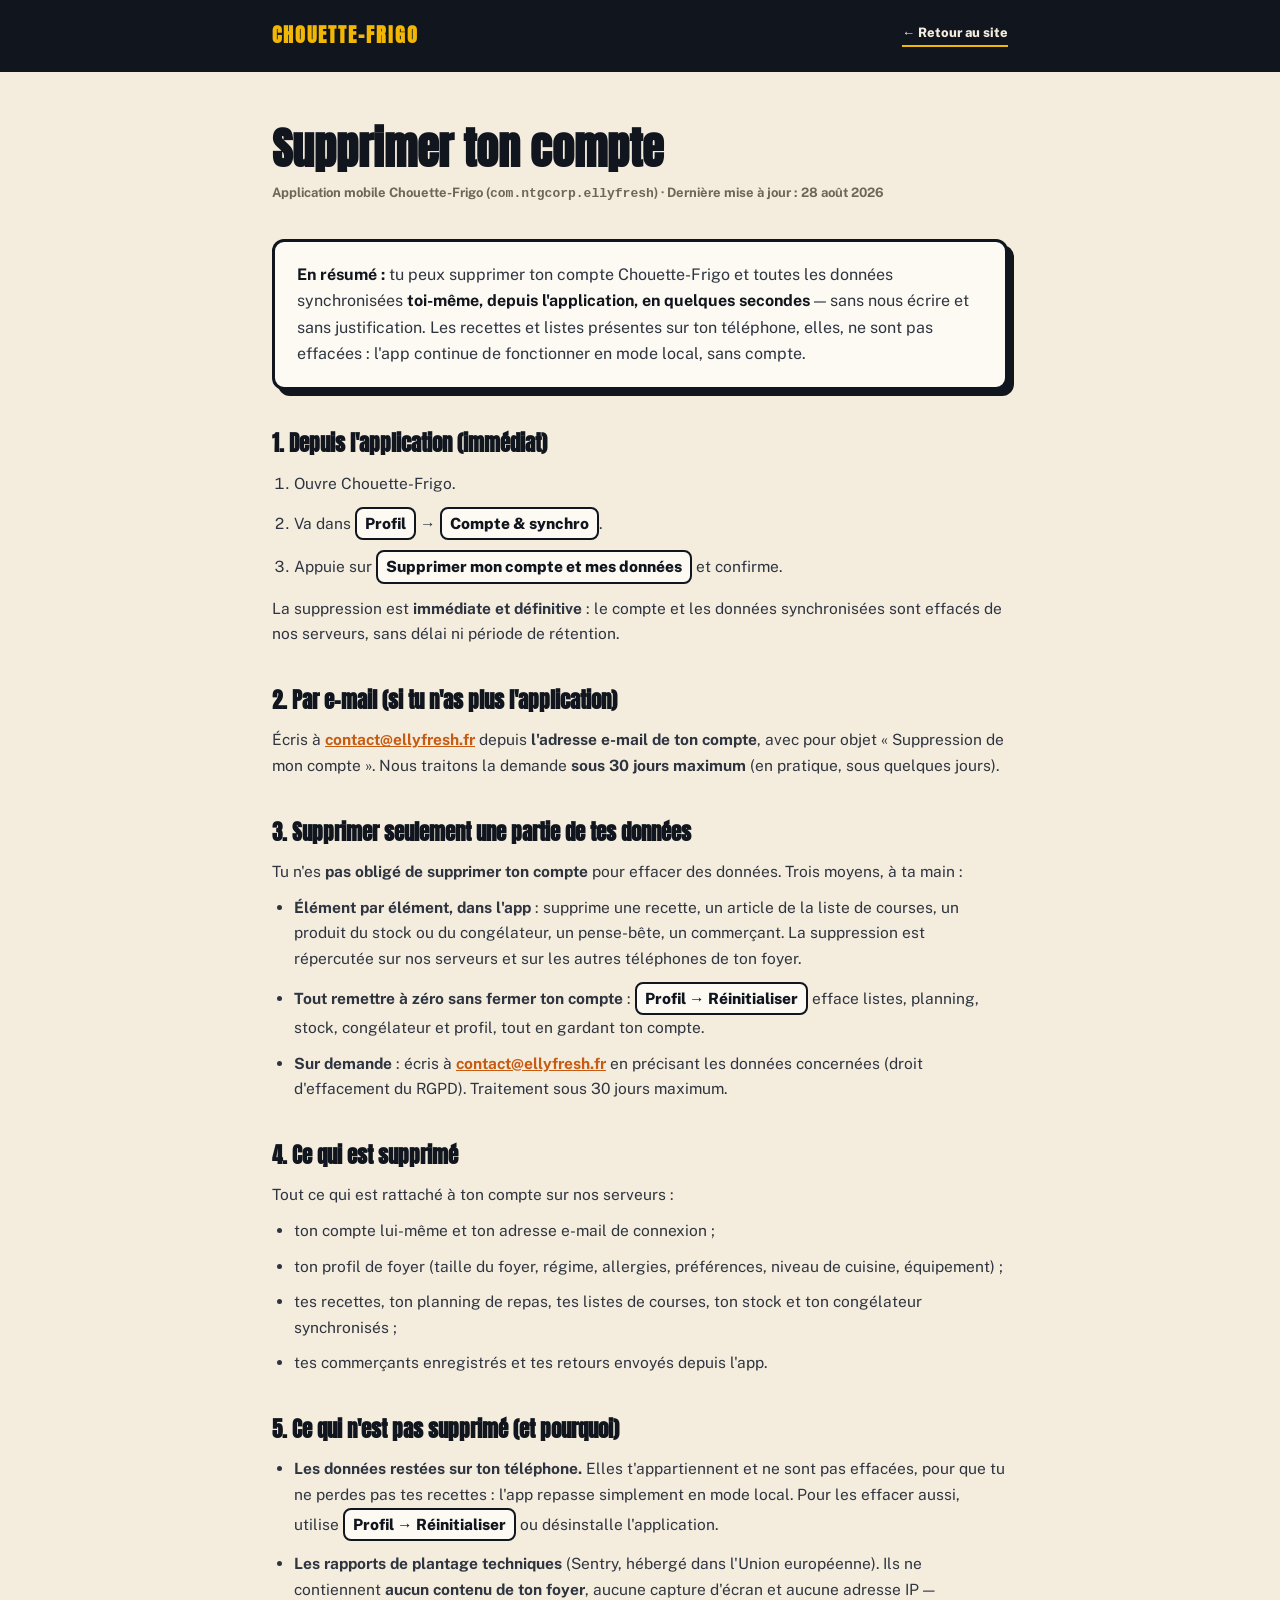
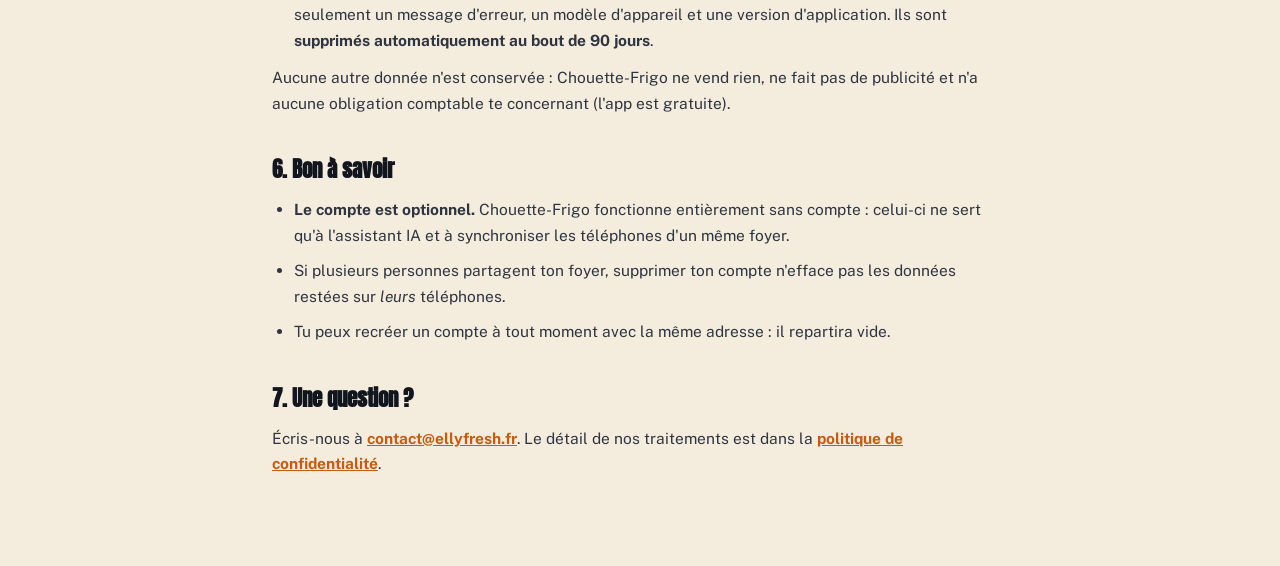
<file: suppression-compte.html>
<!DOCTYPE html>
<html lang="fr">
<head>
<meta charset="UTF-8" />
<meta name="viewport" content="width=device-width, initial-scale=1" />
<title>Supprimer ton compte — Chouette-Frigo</title>
<meta name="description" content="Comment supprimer ton compte Chouette-Frigo et toutes les données associées, depuis l'application ou par e-mail." />
<!-- `noindex` mais surtout PAS de dépublication : Google Play exige une URL
     publiquement accessible (sans connexion), et le RGPD que l'information soit
     consultable sans condition. Désindexer n'empêche ni l'un ni l'autre. -->
<meta name="robots" content="noindex" />
<link rel="preconnect" href="https://fonts.googleapis.com" />
<link rel="preconnect" href="https://fonts.gstatic.com" crossorigin />
<link href="https://fonts.googleapis.com/css2?family=Anton&family=Public+Sans:wght@400;600;700;800&display=swap" rel="stylesheet" />
<style>
  :root {
    --navy: #1B2A4A; --navy-deep: #10151E; --cream: #F4EDDE; --card: #FDFAF3;
    --ink: #10151E; --yellow: #F2B705; --rust: #C75B12; --khaki: #5B6836;
    --slate: #2E3440; --taupe: #6E6658;
  }
  * { margin: 0; padding: 0; box-sizing: border-box; }
  body { background: var(--cream); color: var(--slate); font-family: 'Public Sans', sans-serif; line-height: 1.65; }
  header {
    background: var(--navy-deep); border-bottom: 3px solid var(--ink);
    padding: 18px 0;
  }
  header .wrap { display: flex; align-items: center; justify-content: space-between; }
  .wrap { max-width: 780px; margin: 0 auto; padding: 0 22px; }
  .brand { font-family: 'Anton', sans-serif; color: var(--yellow); font-size: 20px; letter-spacing: 2px; text-decoration: none; }
  header a.back { color: var(--cream); font-size: 13px; font-weight: 800; text-decoration: none; border-bottom: 2px solid var(--yellow); padding-bottom: 2px; }
  main { padding: 52px 0 80px; }
  h1 { font-family: 'Anton', sans-serif; font-size: clamp(30px, 5vw, 44px); color: var(--ink); line-height: 1.1; margin-bottom: 10px; }
  .updated { font-size: 13px; font-weight: 700; color: var(--taupe); margin-bottom: 34px; }
  h2 { font-family: 'Anton', sans-serif; font-size: 21px; color: var(--ink); margin: 36px 0 10px; }
  p, li { font-size: 15.5px; margin-bottom: 10px; }
  ul, ol { padding-left: 22px; margin-bottom: 12px; }
  a { color: var(--rust); font-weight: 700; }
  .tldr {
    background: var(--card); border: 3px solid var(--ink); border-radius: 12px;
    box-shadow: 6px 6px 0 0 var(--ink);
    padding: 20px 22px; margin-bottom: 36px;
  }
  .tldr b { color: var(--ink); }
  .path {
    display: inline-block; background: var(--card); border: 2px solid var(--ink);
    border-radius: 8px; padding: 2px 8px; font-weight: 800; color: var(--ink);
  }
</style>
</head>
<body>
<header>
  <div class="wrap">
    <a class="brand" href="./">CHOUETTE-FRIGO</a>
    <a class="back" href="./">← Retour au site</a>
  </div>
</header>
<main>
  <div class="wrap">
    <h1>Supprimer ton compte</h1>
    <p class="updated">Application mobile Chouette-Frigo (<code>com.ntgcorp.ellyfresh</code>) · Dernière mise à jour : 28 août 2026</p>

    <div class="tldr">
      <b>En résumé :</b> tu peux supprimer ton compte Chouette-Frigo et toutes les
      données synchronisées <b>toi-même, depuis l'application, en quelques
      secondes</b> — sans nous écrire et sans justification. Les recettes et
      listes présentes sur ton téléphone, elles, ne sont pas effacées : l'app
      continue de fonctionner en mode local, sans compte.
    </div>

    <h2>1. Depuis l'application (immédiat)</h2>
    <ol>
      <li>Ouvre Chouette-Frigo.</li>
      <li>Va dans <span class="path">Profil</span> →
        <span class="path">Compte &amp; synchro</span>.</li>
      <li>Appuie sur <span class="path">Supprimer mon compte et mes données</span>
        et confirme.</li>
    </ol>
    <p>
      La suppression est <b>immédiate et définitive</b> : le compte et les
      données synchronisées sont effacés de nos serveurs, sans délai ni période
      de rétention.
    </p>

    <h2>2. Par e-mail (si tu n'as plus l'application)</h2>
    <p>
      Écris à <a href="mailto:contact@ellyfresh.fr">contact@ellyfresh.fr</a>
      depuis <b>l'adresse e-mail de ton compte</b>, avec pour objet
      « Suppression de mon compte ». Nous traitons la demande
      <b>sous 30 jours maximum</b> (en pratique, sous quelques jours).
    </p>

    <h2>3. Supprimer seulement une partie de tes données</h2>
    <p>
      Tu n'es <b>pas obligé de supprimer ton compte</b> pour effacer des
      données. Trois moyens, à ta main :
    </p>
    <ul>
      <li><b>Élément par élément, dans l'app</b> : supprime une recette, un
        article de la liste de courses, un produit du stock ou du congélateur,
        un pense-bête, un commerçant. La suppression est répercutée sur nos
        serveurs et sur les autres téléphones de ton foyer.</li>
      <li><b>Tout remettre à zéro sans fermer ton compte</b> :
        <span class="path">Profil → Réinitialiser</span> efface listes,
        planning, stock, congélateur et profil, tout en gardant ton compte.</li>
      <li><b>Sur demande</b> : écris à
        <a href="mailto:contact@ellyfresh.fr">contact@ellyfresh.fr</a> en
        précisant les données concernées (droit d'effacement du RGPD). Traitement
        sous 30 jours maximum.</li>
    </ul>

    <h2>4. Ce qui est supprimé</h2>
    <p>Tout ce qui est rattaché à ton compte sur nos serveurs :</p>
    <ul>
      <li>ton compte lui-même et ton adresse e-mail de connexion ;</li>
      <li>ton profil de foyer (taille du foyer, régime, allergies, préférences,
        niveau de cuisine, équipement) ;</li>
      <li>tes recettes, ton planning de repas, tes listes de courses, ton stock
        et ton congélateur synchronisés ;</li>
      <li>tes commerçants enregistrés et tes retours envoyés depuis l'app.</li>
    </ul>

    <h2>5. Ce qui n'est pas supprimé (et pourquoi)</h2>
    <ul>
      <li><b>Les données restées sur ton téléphone.</b> Elles t'appartiennent et
        ne sont pas effacées, pour que tu ne perdes pas tes recettes : l'app
        repasse simplement en mode local. Pour les effacer aussi, utilise
        <span class="path">Profil → Réinitialiser</span> ou désinstalle
        l'application.</li>
      <li><b>Les rapports de plantage techniques</b> (Sentry, hébergé dans
        l'Union européenne). Ils ne contiennent <b>aucun contenu de ton foyer</b>,
        aucune capture d'écran et aucune adresse IP — seulement un message
        d'erreur, un modèle d'appareil et une version d'application. Ils sont
        <b>supprimés automatiquement au bout de 90 jours</b>.</li>
    </ul>
    <p>
      Aucune autre donnée n'est conservée : Chouette-Frigo ne vend rien, ne fait pas
      de publicité et n'a aucune obligation comptable te concernant (l'app est
      gratuite).
    </p>

    <h2>6. Bon à savoir</h2>
    <ul>
      <li><b>Le compte est optionnel.</b> Chouette-Frigo fonctionne entièrement sans
        compte : celui-ci ne sert qu'à l'assistant IA et à synchroniser les
        téléphones d'un même foyer.</li>
      <li>Si plusieurs personnes partagent ton foyer, supprimer ton compte
        n'efface pas les données restées sur <i>leurs</i> téléphones.</li>
      <li>Tu peux recréer un compte à tout moment avec la même adresse : il
        repartira vide.</li>
    </ul>

    <h2>7. Une question ?</h2>
    <p>
      Écris-nous à <a href="mailto:contact@ellyfresh.fr">contact@ellyfresh.fr</a>.
      Le détail de nos traitements est dans la
      <a href="confidentialite.html">politique de confidentialité</a>.
    </p>
  </div>
</main>
</body>
</html>
</file>
<file: style.css>
:root {
  --navy: #1C2A3F;
  --navy-panel: #2A3950;
  --navy-deep: #141F30;
  --cream: #FAF3E7;
  --card: #FFFDF8;
  --ink: #10151E;
  --slate: #232B33;
  --yellow: #F2B705;
  --rust: #C8500F;
  --red: #C8102E;
  --khaki: #3A4A3F;
  --pale-blue: #B9CBE0;
  --on-dark: #C9D4E4;
  --muted-dark: #9FB0C6;
  --taupe: #8D8272;
}

* { margin: 0; padding: 0; box-sizing: border-box; }
html { scroll-behavior: smooth; }
body {
  font-family: 'Public Sans', sans-serif;
  background: var(--navy);
  color: var(--on-dark);
  line-height: 1.55;
  overflow-x: hidden;
}

h1, h2, h3, .poster {
  font-family: 'Anton', sans-serif;
  text-transform: uppercase;
  letter-spacing: 0.5px;
  font-weight: 400;
  line-height: 1.12;
}

.wrap { max-width: 1080px; margin: 0 auto; padding: 0 22px; }
section { padding: 72px 0; }

/* ── Signatures visuelles ─────────────────────────────── */
.hard {
  border: 3px solid var(--ink);
  border-radius: 12px;
  box-shadow: 6px 6px 0 0 var(--ink);
}
.hard-sm {
  border: 2px solid var(--ink);
  border-radius: 10px;
  box-shadow: 4px 4px 0 0 var(--ink);
}

.chip {
  display: inline-block;
  font-weight: 800;
  font-size: 11px;
  text-transform: uppercase;
  letter-spacing: 1px;
  color: var(--ink);
  background: var(--yellow);
  border: 2px solid var(--ink);
  border-radius: 7px;
  padding: 3px 10px;
}
.chip.blue { background: var(--pale-blue); }
.chip.rust { background: var(--rust); color: var(--cream); }
.chip.khaki { background: var(--khaki); color: var(--cream); }

.btn {
  display: inline-block;
  font-family: 'Anton', sans-serif;
  text-transform: uppercase;
  letter-spacing: 1.5px;
  font-size: 17px;
  color: var(--ink);
  background: var(--yellow);
  border: 3px solid var(--ink);
  border-radius: 12px;
  box-shadow: 5px 5px 0 0 var(--ink);
  padding: 14px 30px;
  text-decoration: none;
  transition: transform 0.06s, box-shadow 0.06s;
}
.btn:active { transform: translate(3px, 3px); box-shadow: 2px 2px 0 0 var(--ink); }

/* Crochets de coin */
.brackets { position: relative; }
.brackets::before, .brackets::after {
  content: '';
  position: absolute;
  width: 15px; height: 15px;
  border-color: currentColor;
  border-style: solid;
  opacity: 0.65;
}
.brackets::before { top: 9px; right: 9px; border-width: 3px 3px 0 0; }
.brackets::after { bottom: 9px; left: 9px; border-width: 0 0 3px 3px; }
/* Sur la carte du téléphone, le crochet bas-gauche chevauchait les chips. */
.mini-card.brackets::after { content: none; }

/* Jauge crantée */
.gauge { display: flex; gap: 4px; }
.gauge i {
  flex: 1; height: 10px;
  background: var(--navy-panel);
  border: 2px solid var(--ink);
  border-radius: 3px;
}
.gauge i.on { background: var(--yellow); }

/* Apparition au scroll (seule animation) */
.reveal { opacity: 0; transform: translateY(22px); transition: opacity 0.55s, transform 0.55s; }
.reveal.in { opacity: 1; transform: none; }

/* ── Top bar ──────────────────────────────────────────── */
header {
  background: var(--navy-deep);
  border-bottom: 3px solid var(--ink);
  padding: 14px 0;
}
header .wrap { display: flex; align-items: center; justify-content: space-between; gap: 12px; }
.brand { display: flex; align-items: center; gap: 12px; text-decoration: none; }
.brand img {
  width: 46px; height: 46px; border-radius: 50%;
  border: 3px solid var(--ink); background: var(--cream);
  box-shadow: 3px 3px 0 0 var(--ink);
}
.brand span { font-family: 'Anton', sans-serif; font-size: 26px; color: var(--yellow); letter-spacing: 1.5px; }
.brand small {
  display: block; font-family: 'Public Sans', sans-serif; font-weight: 800;
  font-size: 10px; letter-spacing: 2.5px; color: var(--muted-dark);
}

/* ── Bannière d'affiche (décor Chouette-Frigo) ─── */
.hero-banner {
  position: relative;
  background: #131c30;
  border-bottom: 4px solid var(--ink);
}
.hero-banner img {
  display: block;
  width: 100%;
  max-height: 540px;
  object-fit: cover;
  object-position: center 40%;
}
@media (max-width: 640px) {
  .hero-banner img { max-height: 300px; object-position: center 40%; }
}

/* ── Captures réelles ─────────────────────────────────── */
.screens { padding: 54px 0 62px; }
.screens-grid {
  display: grid;
  grid-template-columns: repeat(4, 1fr);
  gap: 22px;
  margin-top: 34px;
}
.screen-shot {
  margin: 0;
  background: var(--navy);
  border-radius: 18px;
  padding: 10px 10px 12px;
  box-shadow: 6px 6px 0 0 var(--ink);
}
.screen-shot img {
  display: block; width: 100%;
  border: 2px solid var(--ink); border-radius: 10px;
  cursor: zoom-in;
  transition: transform 0.2s;
}
.screen-shot img:hover { transform: scale(1.03); }
.screen-shot figcaption {
  margin-top: 10px; text-align: center;
  font-family: 'Anton', sans-serif; font-size: 15px;
  letter-spacing: 2px; text-transform: uppercase;
  color: var(--yellow);
}
@media (max-width: 860px) {
  .screens-grid { grid-template-columns: repeat(2, 1fr); gap: 16px; }
}

/* ── Lightbox (zoom captures) ─────────────────────────── */
.lightbox {
  position: fixed; inset: 0; z-index: 100;
  display: none; align-items: center; justify-content: center;
  background: rgba(16, 21, 30, 0.92);
  cursor: zoom-out;
  padding: 28px;
}
.lightbox.open { display: flex; }
.lightbox img {
  max-height: 92vh; max-width: 92vw;
  border: 3px solid var(--ink); border-radius: 14px;
  box-shadow: 8px 8px 0 0 var(--ink);
  background: var(--navy);
}
.lightbox-close {
  position: absolute; top: 18px; right: 26px;
  font-family: 'Anton', sans-serif; font-size: 40px;
  color: var(--yellow); line-height: 1;
}

/* ── Hero ─────────────────────────────────────────────── */
.hero { padding: 80px 0 90px; }
.hero .wrap { display: grid; grid-template-columns: 1.15fr 0.85fr; gap: 56px; align-items: center; }
.hero h1 { font-size: clamp(42px, 6vw, 72px); color: var(--cream); }
.hero h1 em { font-style: normal; color: var(--yellow); }
.hero p.sub { font-size: 18px; margin: 22px 0 20px; max-width: 30em; }
.assurances { display: flex; flex-wrap: wrap; gap: 8px 18px; margin-bottom: 32px; }
.assurances span {
  font-size: 12.5px; font-weight: 800; letter-spacing: 0.6px;
  text-transform: uppercase; color: var(--yellow);
}
.hero .rosie-line { display: flex; align-items: center; gap: 12px; margin-top: 30px; }
.hero .rosie-line img {
  width: 54px; height: 54px; border-radius: 50%;
  border: 3px solid var(--ink); background: var(--cream);
  box-shadow: 3px 3px 0 0 var(--ink);
}
.hero .rosie-line b { color: var(--cream); }

/* ── Téléphone dessiné en CSS ─────────────────────────── */
.phone {
  width: 315px; margin: 0 auto;
  background: var(--navy);
  border: 4px solid var(--ink);
  border-radius: 30px;
  box-shadow: 8px 8px 0 0 var(--ink);
  padding: 14px 12px 12px;
}
.phone .notch {
  width: 90px; height: 8px; margin: 0 auto 12px;
  background: var(--ink); border-radius: 4px;
}
.screen { display: flex; flex-direction: column; gap: 10px; }

.mini-brand { display: flex; align-items: center; gap: 9px; }
.mini-brand img {
  width: 34px; height: 34px; border-radius: 50%;
  border: 2px solid var(--ink); background: var(--cream);
  box-shadow: 2px 2px 0 0 var(--ink);
}
.mini-brand b { font-family: 'Anton', sans-serif; font-size: 19px; color: var(--yellow); letter-spacing: 1px; }
.mini-brand small { display: block; font-size: 8px; font-weight: 800; letter-spacing: 2px; color: var(--muted-dark); }

.mini-date { font-size: 11.5px; font-weight: 700; color: var(--muted-dark); }

.mini-card {
  background: var(--card); color: var(--slate);
  border: 3px solid var(--ink); border-radius: 12px;
  box-shadow: 4px 4px 0 0 var(--ink);
  padding: 12px;
}
.mini-card h4 { font-family: 'Public Sans', sans-serif; font-weight: 800; font-size: 15px; color: var(--ink); }
.mini-card .dish {
  width: 100%; height: 118px; object-fit: cover;
  border: 2px solid var(--ink); border-radius: 9px; margin: 9px 0 8px;
}
.mini-card .dish-name { font-weight: 800; font-size: 14.5px; }
.mini-card .chips { display: flex; gap: 6px; margin-top: 7px; flex-wrap: wrap; }
.mini-card .chip { font-size: 9px; padding: 2px 7px; box-shadow: none; }

.mini-row {
  display: flex; align-items: center; justify-content: space-between;
  background: var(--navy-panel);
  border: 2px solid var(--ink); border-radius: 10px;
  box-shadow: 3px 3px 0 0 var(--ink);
  padding: 9px 11px;
  font-size: 12px; font-weight: 700; color: var(--on-dark);
}
.mini-row b { color: var(--yellow); font-weight: 800; }

.mini-tabs {
  display: flex; justify-content: space-around;
  background: var(--navy-deep);
  border: 2px solid var(--ink); border-radius: 11px;
  padding: 8px 6px; margin-top: 2px;
}
.mini-tabs span { font-size: 8.5px; font-weight: 800; letter-spacing: 1px; color: var(--muted-dark); }
.mini-tabs span.on { color: var(--yellow); }

/* ── Sections claires / sombres ───────────────────────── */
.light { background: var(--cream); color: var(--slate); }
.light h2 { color: var(--ink); }
.dark-panel { background: var(--navy-panel); }

.kicker {
  font-weight: 800; font-size: 12px; letter-spacing: 3px;
  text-transform: uppercase; color: var(--rust);
  margin-bottom: 12px;
}
.dark .kicker, .dark-panel .kicker { color: var(--yellow); }
h2 { font-size: clamp(30px, 4.2vw, 46px); margin-bottom: 14px; }
.lead { font-size: 17px; max-width: 38em; }

/* ── Problème ─────────────────────────────────────────── */
.pain-grid { display: grid; grid-template-columns: repeat(auto-fit, minmax(220px, 1fr)); gap: 18px; margin-top: 40px; }
.pain {
  background: var(--card); color: var(--slate);
  padding: 20px;
}
.pain .big { font-family: 'Anton', sans-serif; font-size: 30px; color: var(--rust); display: block; margin-bottom: 6px; }
.pain p { font-size: 14.5px; font-weight: 600; }

/* ── Features ─────────────────────────────────────────── */
.feature { display: grid; grid-template-columns: 1fr 1fr; gap: 56px; align-items: center; padding: 46px 0; }
.feature:nth-child(even) .f-visual { order: -1; }
.feature h3 { font-size: 27px; margin: 10px 0 12px; color: var(--cream); }
.light .feature h3 { color: var(--ink); }
.feature p { font-size: 16px; }
.f-visual { display: flex; justify-content: center; }

.visual-card {
  width: 100%; max-width: 400px;
  background: var(--card); color: var(--slate);
  padding: 16px;
}
.visual-card.on-dark { background: var(--navy-deep); color: var(--on-dark); }
.visual-card h5 {
  font-family: 'Public Sans', sans-serif; font-weight: 800;
  font-size: 12px; letter-spacing: 1.5px; text-transform: uppercase;
  margin-bottom: 11px; color: var(--taupe);
}
.visual-card.on-dark h5 { color: var(--muted-dark); }
.vstack { display: flex; flex-direction: column; gap: 8px; }

.list-item {
  display: flex; align-items: center; gap: 10px;
  background: var(--cream);
  border: 2px solid var(--ink); border-radius: 9px;
  padding: 8px 11px; font-size: 13.5px; font-weight: 700; color: var(--slate);
}
.list-item .box {
  width: 18px; height: 18px; flex: none;
  border: 2px solid var(--ink); border-radius: 5px; background: var(--card);
}
.list-item.done { opacity: 0.62; }
.list-item.done .box { background: var(--khaki); }
.list-item .qty { margin-left: auto; font-weight: 800; color: var(--taupe); font-size: 12px; }
.cat-label { font-weight: 800; font-size: 11px; letter-spacing: 1.5px; color: var(--rust); margin: 5px 0 -2px; }

.day-row {
  display: flex; align-items: center; gap: 10px;
  background: var(--cream); border: 2px solid var(--ink); border-radius: 9px;
  padding: 8px 11px;
}
.day-row .d {
  font-family: 'Anton', sans-serif; font-size: 13px; width: 38px;
  color: var(--rust);
}
.day-row .m { font-size: 13px; font-weight: 700; color: var(--slate); }
.day-row .chip { margin-left: auto; font-size: 8.5px; padding: 2px 6px; }

.bubble {
  background: var(--navy-panel); color: var(--on-dark);
  border: 2px solid var(--ink); border-radius: 12px;
  box-shadow: 3px 3px 0 0 var(--ink);
  padding: 11px 13px; font-size: 13.5px; font-weight: 600;
}
.bubble.user {
  background: var(--yellow); color: var(--ink);
  margin-left: 34px; font-weight: 700;
}
.bubble.rosie { margin-right: 34px; display: flex; gap: 10px; align-items: flex-start; }
.bubble.rosie img {
  width: 30px; height: 30px; flex: none; border-radius: 50%;
  border: 2px solid var(--ink); background: var(--cream);
}

.suggestion {
  display: flex; gap: 11px; align-items: center;
  background: var(--cream); border: 2px solid var(--ink); border-radius: 10px;
  box-shadow: 3px 3px 0 0 var(--ink);
  padding: 10px;
}
.suggestion img { width: 58px; height: 58px; object-fit: cover; border: 2px solid var(--ink); border-radius: 8px; }
.suggestion .t { font-weight: 800; font-size: 13.5px; color: var(--ink); }
.suggestion .s { font-size: 11.5px; font-weight: 600; color: var(--taupe); }

.stepper { display: inline-flex; align-items: center; gap: 12px; margin-top: 9px; }
.stepper b {
  width: 30px; height: 30px; display: grid; place-items: center;
  background: var(--yellow); border: 2px solid var(--ink); border-radius: 8px;
  box-shadow: 2px 2px 0 0 var(--ink);
  font-size: 17px; color: var(--ink);
}
.stepper span { font-weight: 800; font-size: 14px; color: var(--slate); }

.star { color: var(--yellow); font-size: 21px; text-shadow: 1.5px 1.5px 0 var(--ink); }

/* ── Piliers ──────────────────────────────────────────── */
.pillars { display: grid; grid-template-columns: repeat(auto-fit, minmax(250px, 1fr)); gap: 22px; margin-top: 42px; }
.pillar { background: var(--navy-deep); padding: 26px 22px; color: var(--on-dark); }
.pillar .num { font-family: 'Anton', sans-serif; font-size: 15px; color: var(--yellow); letter-spacing: 2px; }
.pillar h3 { font-size: 21px; color: var(--cream); margin: 9px 0 10px; }
.pillar p { font-size: 14.5px; }

/* ── Drive de circuit court ───────────────────────────── */
.steps { display: grid; grid-template-columns: repeat(auto-fit, minmax(240px, 1fr)); gap: 20px; margin-top: 42px; }
.step { background: var(--navy-deep); color: var(--on-dark); padding: 24px 20px; position: relative; }
.step .n {
  font-family: 'Anton', sans-serif; font-size: 34px; color: var(--yellow);
  text-shadow: 3px 3px 0 var(--ink);
}
.step h3 { font-size: 19px; color: var(--cream); margin: 10px 0 9px; }
.step p { font-size: 14px; }
.soon {
  display: inline-block; margin-bottom: 14px;
  background: var(--pale-blue); color: var(--ink);
  font-weight: 800; font-size: 11px; letter-spacing: 1.5px; text-transform: uppercase;
  border: 2px solid var(--ink); border-radius: 7px; padding: 4px 11px;
}
.network-punch {
  margin-top: 34px;
  background: var(--yellow); color: var(--ink);
  font-weight: 800; font-size: 15px;
  padding: 16px 20px;
  max-width: 46em;
}

/* Workflow QR : côté cliente / côté commerçant */
.flow {
  display: grid;
  grid-template-columns: 1fr auto 1fr;
  gap: 20px;
  align-items: stretch;
  margin-top: 46px;
}
.flow-arrow {
  align-self: center;
  font-family: 'Anton', sans-serif;
  font-size: 13px;
  letter-spacing: 1px;
  color: var(--ink);
  background: var(--yellow);
  border: 2px solid var(--ink);
  border-radius: 9px;
  box-shadow: 3px 3px 0 0 var(--ink);
  padding: 9px 13px;
  text-align: center;
  max-width: 150px;
}
.qr-wrap {
  display: flex; gap: 13px; align-items: center;
  background: var(--cream);
  border: 2px solid var(--ink); border-radius: 10px;
  padding: 11px;
  margin-bottom: 10px;
}
.qr-wrap svg { flex: none; border: 2px solid var(--ink); border-radius: 6px; background: #fff; }
.qr-wrap p { font-size: 12.5px; font-weight: 700; color: var(--slate); line-height: 1.4; }
.order-row {
  display: flex; align-items: center; gap: 10px;
  background: var(--cream);
  border: 2px solid var(--ink); border-radius: 9px;
  padding: 9px 11px;
}
.order-row .who { font-weight: 800; font-size: 13px; color: var(--ink); }
.order-row .what { font-size: 11.5px; font-weight: 600; color: var(--taupe); }
.order-row .chip { margin-left: auto; font-size: 8.5px; padding: 3px 7px; flex: none; }
.recur {
  display: inline-block;
  font-size: 10px; font-weight: 800; letter-spacing: 0.5px;
  color: var(--khaki);
}
.flow-foot {
  margin-top: 10px;
  font-size: 11.5px; font-weight: 800; letter-spacing: 0.6px;
  text-transform: uppercase; color: var(--taupe);
  text-align: center;
}
@media (max-width: 860px) {
  .flow { grid-template-columns: 1fr; }
  .flow-arrow { max-width: none; justify-self: center; }
}

/* ── Les faits (dossier sourcé) ───────────────────────── */
.facts {
  margin-top: 44px;
  background: var(--cream); color: var(--slate);
  padding: 28px 26px;
}
.facts h3 { font-size: 23px; color: var(--ink); margin-bottom: 6px; }
.facts .sub { font-size: 13px; font-weight: 700; color: var(--taupe); margin-bottom: 18px; }
.fact { display: flex; gap: 14px; padding: 13px 0; border-top: 2px dashed rgba(16,21,30,0.16); }
.fact .fn {
  font-family: 'Anton', sans-serif; font-size: 17px; color: var(--rust);
  flex: none; width: 26px;
}
.fact p { font-size: 14.5px; font-weight: 600; }
.fact a { color: var(--rust); font-weight: 800; text-decoration: none; border-bottom: 2px solid var(--rust); font-size: 12.5px; white-space: nowrap; }
.verdict {
  margin-top: 18px;
  background: var(--ink); color: var(--cream);
  padding: 15px 18px;
  font-size: 14.5px; font-weight: 700;
  border-radius: 9px;
}
.verdict b { color: var(--yellow); }
.facts.ours { margin-top: 26px; border-left: 6px solid var(--khaki); }
.facts.ours .fn { color: var(--khaki); }
.facts.ours .fact a { color: var(--khaki); border-bottom-color: var(--khaki); }

/* ── Modèle ───────────────────────────────────────────── */
.price-grid { display: grid; grid-template-columns: repeat(auto-fit, minmax(260px, 1fr)); gap: 26px; margin-top: 42px; }
.price .tag {
  display: inline-block; margin-bottom: 10px;
  font-size: 10.5px; font-weight: 800; letter-spacing: 1.5px; text-transform: uppercase;
  border: 2px solid var(--ink); border-radius: 7px; padding: 3px 9px;
}
.price { background: var(--card); padding: 26px 24px; color: var(--slate); }
.price .tier { font-family: 'Anton', sans-serif; font-size: 23px; color: var(--ink); }
.price .amount { font-family: 'Anton', sans-serif; font-size: 38px; color: var(--rust); margin: 8px 0 14px; }
.price .amount small { font-family: 'Public Sans', sans-serif; font-size: 13px; font-weight: 700; color: var(--taupe); }
.price ul { list-style: none; }
.price li { font-size: 14.5px; font-weight: 600; padding: 6px 0; border-bottom: 2px dashed rgba(16,21,30,0.14); }
.price li::before { content: '✔'; color: var(--khaki); font-weight: 800; margin-right: 9px; }
.no-ads {
  margin-top: 30px; display: inline-block;
  background: var(--red); color: var(--cream);
  font-weight: 800; font-size: 13px; letter-spacing: 1.5px; text-transform: uppercase;
  padding: 10px 18px;
}

/* ── Footer ───────────────────────────────────────────── */
footer {
  background: var(--navy-deep);
  border-top: 3px solid var(--ink);
  padding: 44px 0;
  text-align: center;
}
footer p { font-size: 15px; max-width: 34em; margin: 0 auto 18px; }
footer .links { display: flex; gap: 22px; justify-content: center; }
footer a { color: var(--yellow); font-weight: 800; font-size: 13px; letter-spacing: 1px; text-transform: uppercase; text-decoration: none; border-bottom: 2px solid var(--yellow); padding-bottom: 2px; }

/* ── Responsive ───────────────────────────────────────── */
@media (max-width: 860px) {
  section { padding: 54px 0; }
  .hero { padding: 54px 0 64px; }
  .hero .wrap { grid-template-columns: 1fr; gap: 44px; }
  .feature { grid-template-columns: 1fr; gap: 30px; padding: 34px 0; }
  .feature:nth-child(even) .f-visual { order: 0; }
}
</file>
